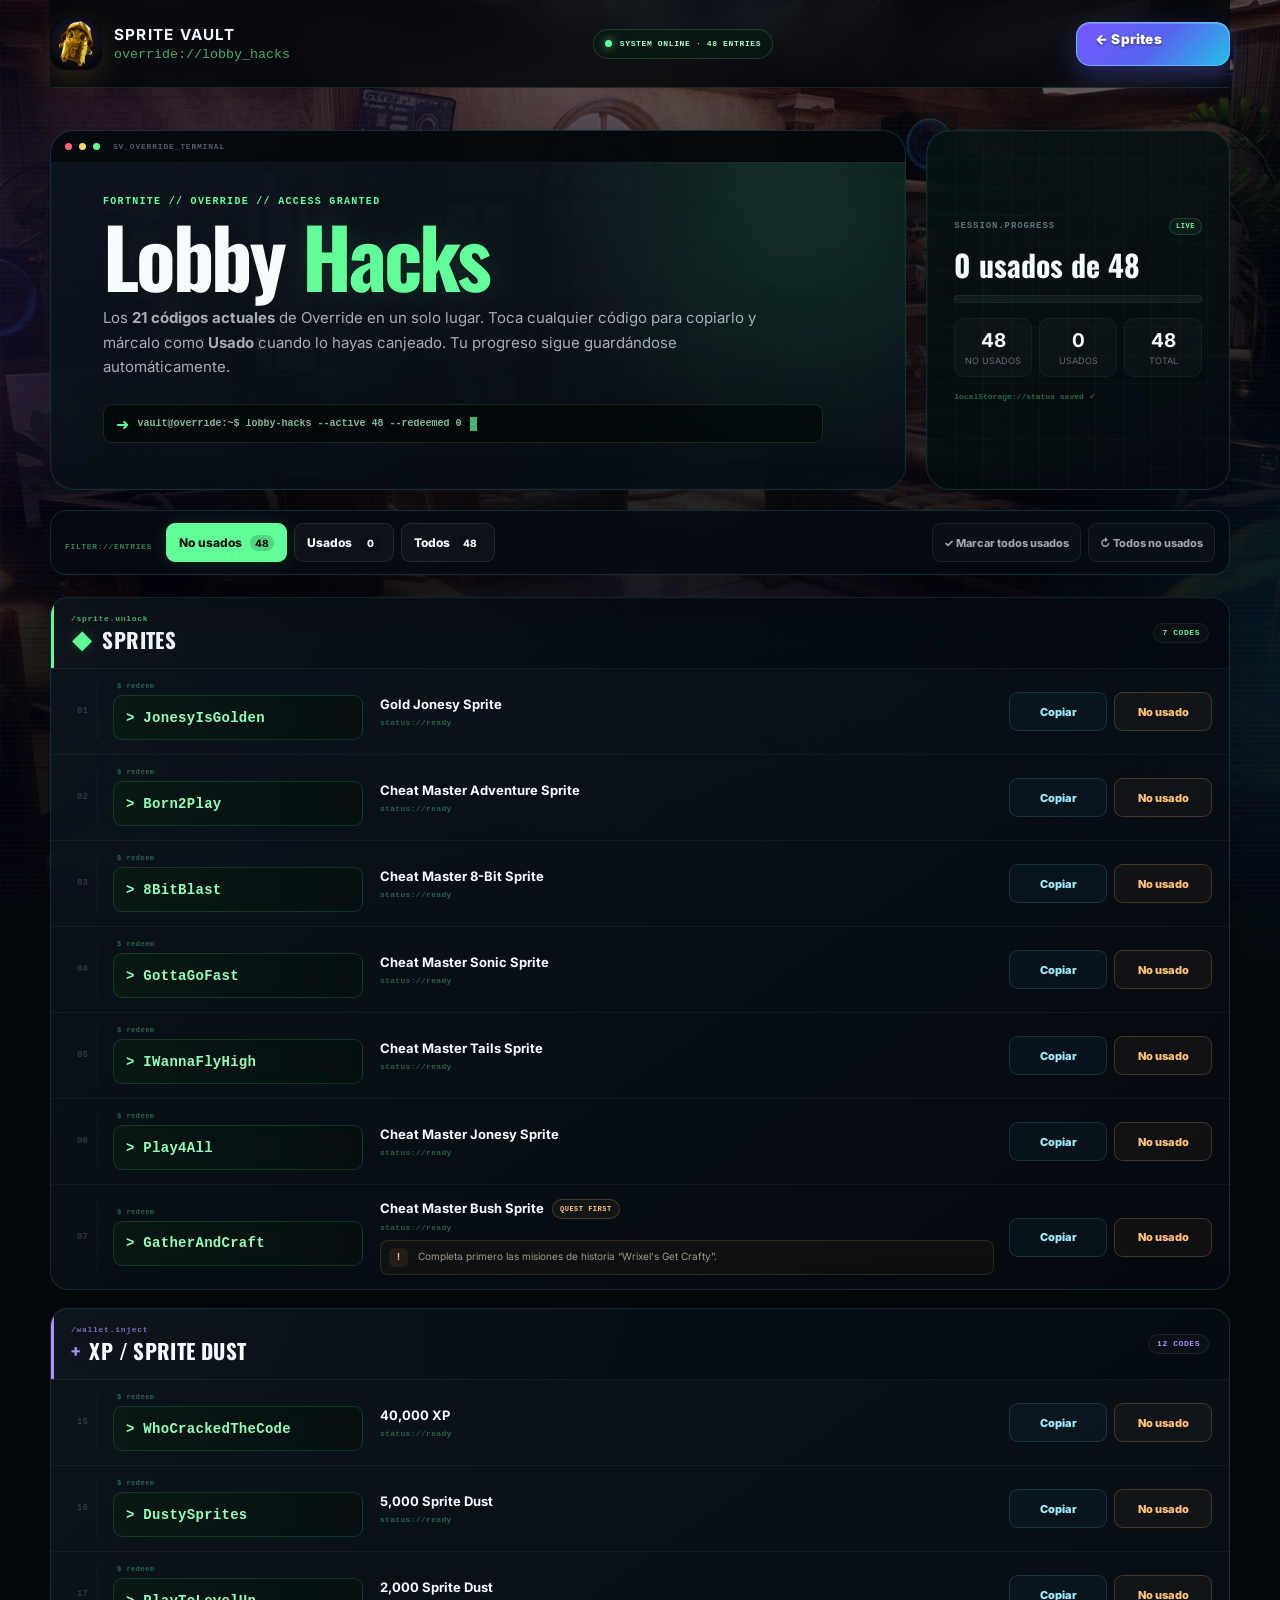
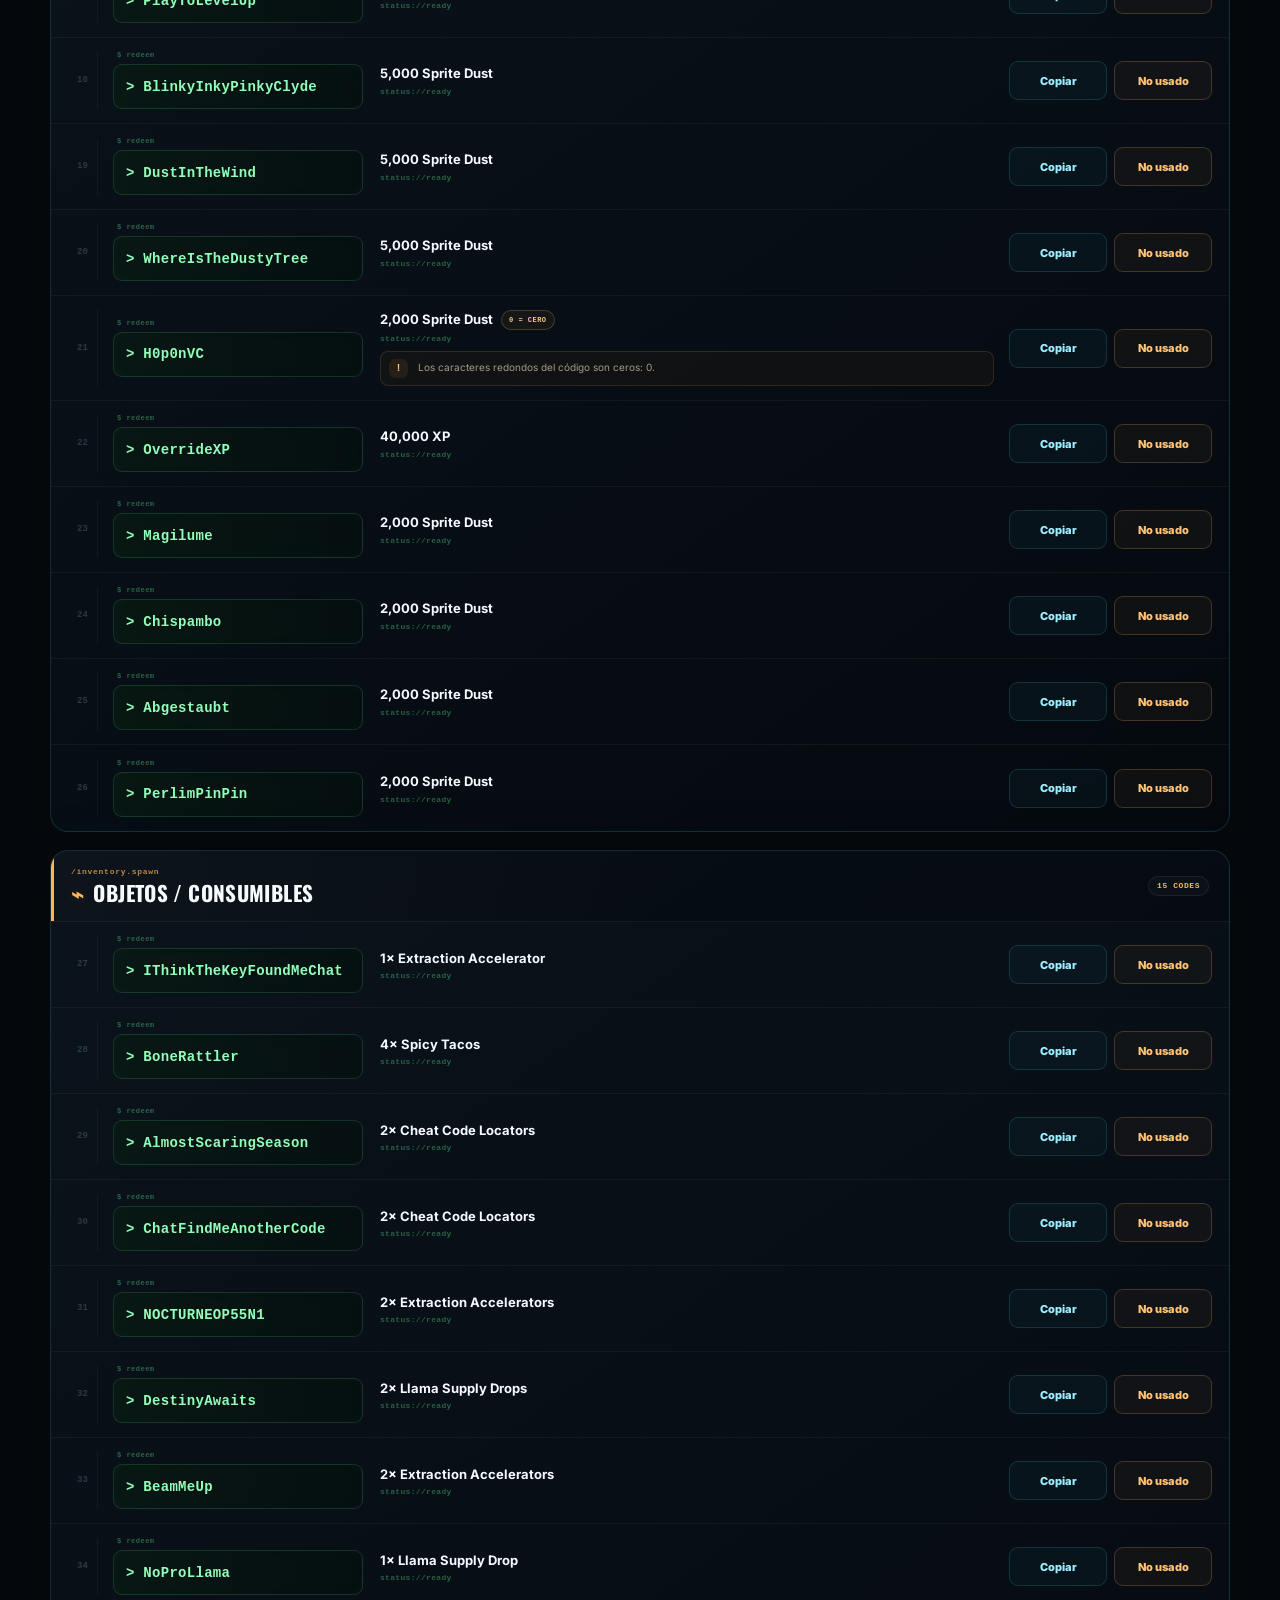
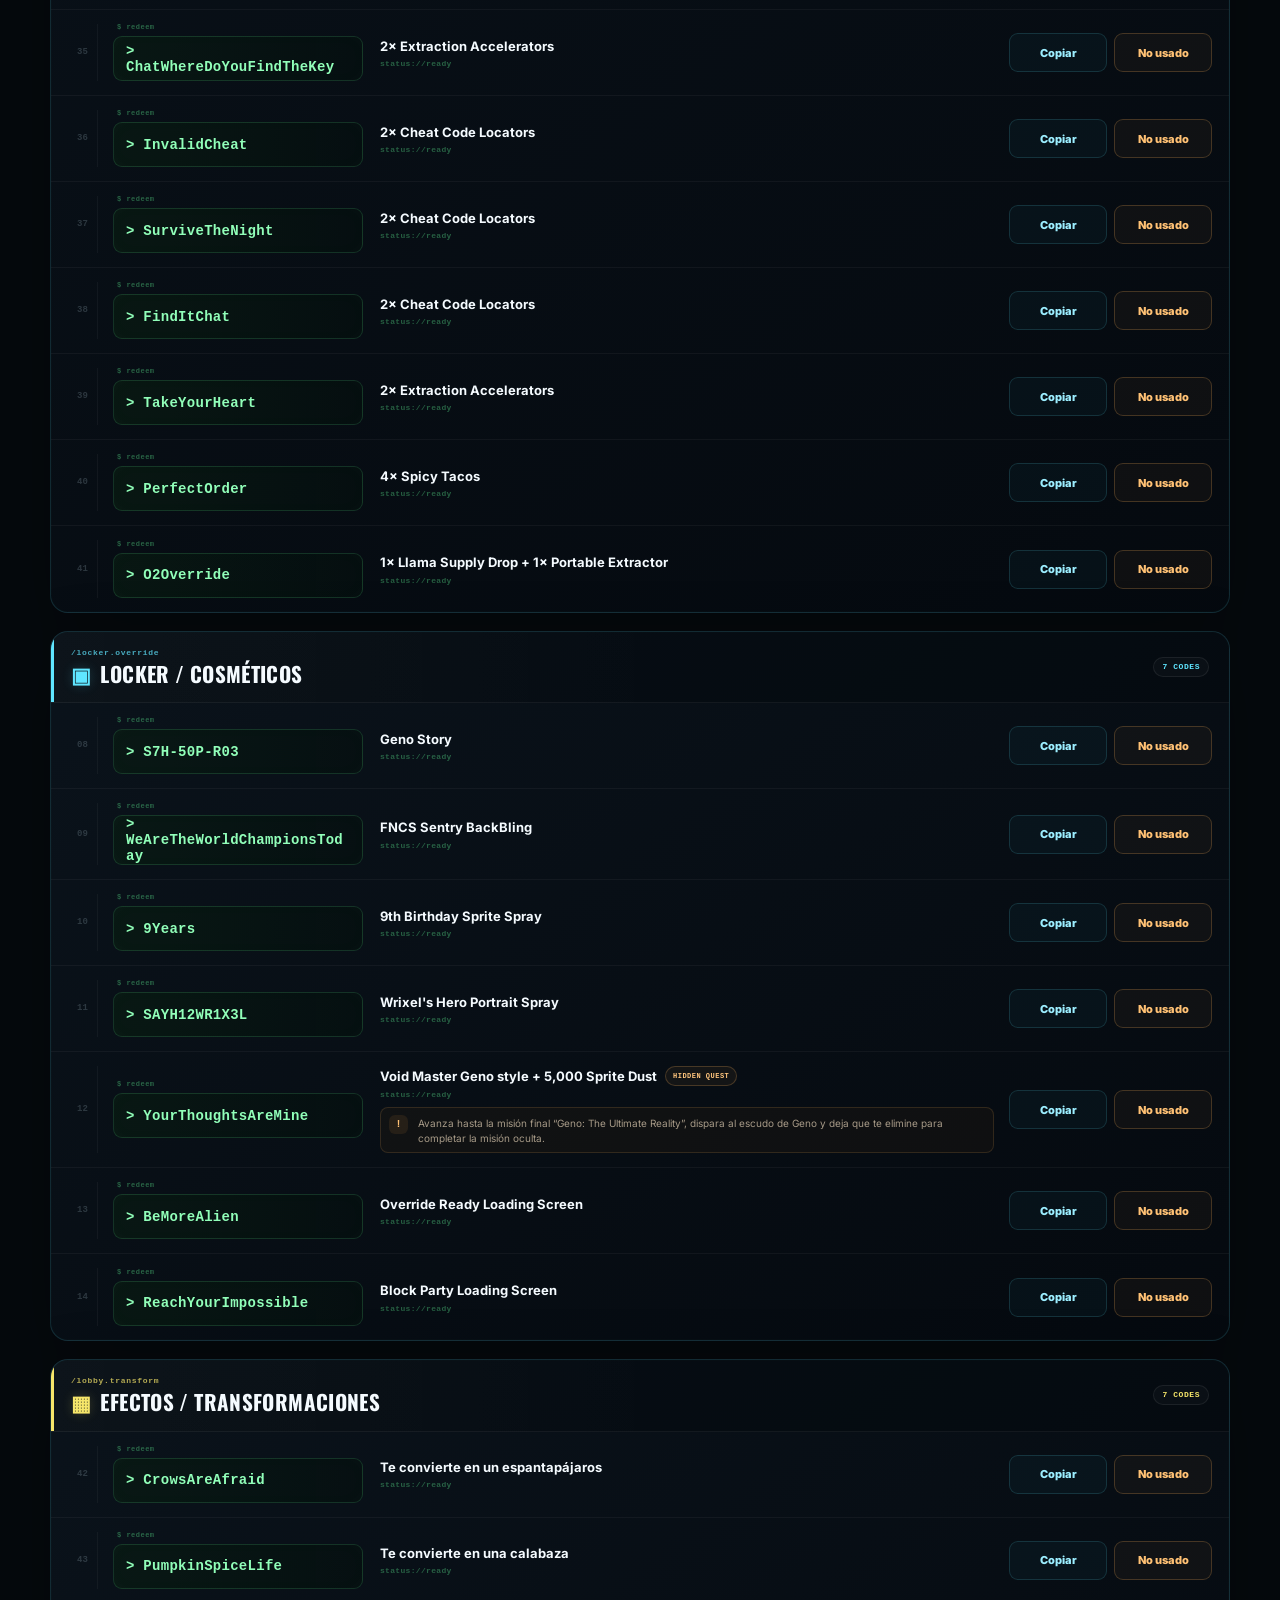
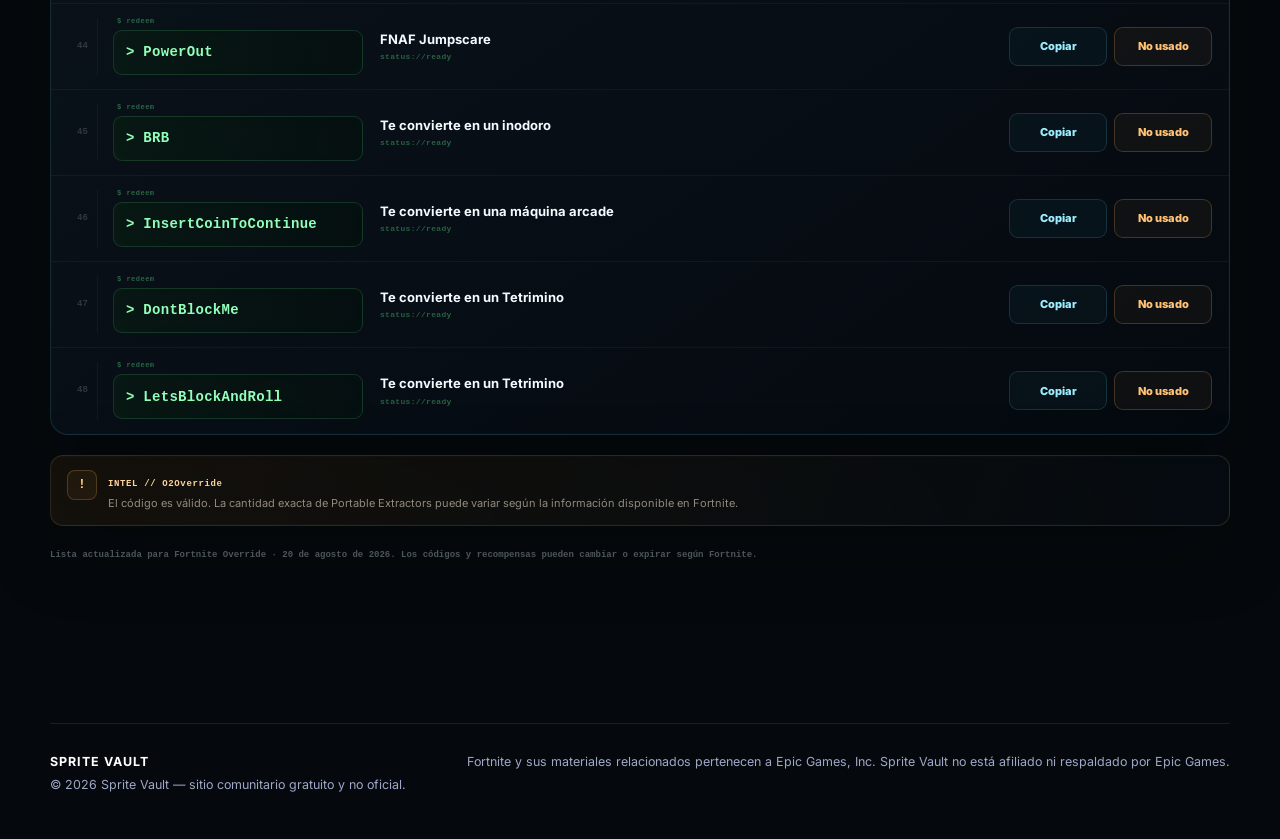
<file: codes.html>
<!DOCTYPE html>
<html lang="es">
<head>
  <meta charset="UTF-8" />
  <meta name="viewport" content="width=device-width, initial-scale=1.0" />
  <meta name="theme-color" content="#050a0d" />
  <meta name="description" content="Los 21 códigos actuales de Fortnite Override Lobby Hacks en Sprite Vault." />
  <title>Lobby Hacks | Sprite Vault</title>
  <link rel="preconnect" href="https://fonts.googleapis.com">
  <link rel="preconnect" href="https://fonts.gstatic.com" crossorigin>
  <link href="https://fonts.googleapis.com/css2?family=Inter:wght@400;500;600;700;800;900&family=Oswald:wght@500;700;900&display=swap" rel="stylesheet">
  <link rel="stylesheet" href="styles.css?v=12.0" />
  <link rel="stylesheet" href="codes.css?v=13.6.0" />
</head>
<body class="lobby-hacks-page">
  <div class="page-backdrop" aria-hidden="true"></div>
  <div class="lobby-code-grid" aria-hidden="true"></div>
  <div class="ambient ambient-one"></div>
  <div class="ambient ambient-two"></div>

  <header class="site-header lobby-site-header">
    <a class="brand" href="index.html" aria-label="Volver al rastreador de Sprite Vault">
      <span class="brand-mark"><img src="images/sprite-vault-logo.png" alt="" /></span>
      <span>
        <strong>SPRITE VAULT</strong>
        <small>override://lobby_hacks</small>
      </span>
    </a>

    <div class="lobby-system-pill"><i></i><span id="hackSystemStatus">SYSTEM ONLINE · 21 ENTRIES</span></div>

    <div class="header-actions">
      <a class="button header-share-button lobby-back-link" href="index.html">← Sprites</a>
    </div>
  </header>

  <main class="lobby-shell">
    <section class="lobby-hero">
      <div class="lobby-hero-copy">
        <div class="terminal-window-bar" aria-hidden="true">
          <span></span><span></span><span></span>
          <code>SV_OVERRIDE_TERMINAL</code>
        </div>
        <span class="lobby-kicker">FORTNITE // OVERRIDE // ACCESS GRANTED</span>
        <h1>Lobby <em>Hacks</em></h1>
        <p>Los <b>21 códigos actuales</b> de Override en un solo lugar. Toca cualquier código para copiarlo y márcalo como <b>Usado</b> cuando lo hayas canjeado. Tu progreso sigue guardándose automáticamente.</p>
        <div class="lobby-command-line"><span>➜</span><code id="hackCommandLine">vault@override:~$ lobby-hacks --active 21 --redeemed 0</code><b class="terminal-cursor" aria-hidden="true"></b></div>
      </div>

      <aside class="lobby-progress-card" aria-label="Progreso de códigos">
        <div class="progress-terminal-label"><span>SESSION.PROGRESS</span><b>LIVE</b></div>
        <strong id="hackProgressText">0 usados de 21</strong>
        <div class="hack-progress-track"><div class="hack-progress-fill" id="hackProgressFill"></div></div>
        <div class="lobby-mini-stats">
          <div><b id="hackUnusedCount">21</b><span>No usados</span></div>
          <div><b id="hackUsedCount">0</b><span>Usados</span></div>
          <div><b id="hackTotalCount">21</b><span>Total</span></div>
        </div>
        <small class="progress-save-note">localStorage://status saved ✓</small>
      </aside>
    </section>

    <section class="lobby-toolbar" aria-label="Filtros de códigos">
      <div class="toolbar-terminal-label"><span>FILTER://ENTRIES</span></div>
      <div class="hack-filter-tabs" id="hackFilters">
        <button type="button" data-filter="unused">No usados <span id="filterUnusedCount">21</span></button>
        <button type="button" data-filter="used">Usados <span id="filterUsedCount">0</span></button>
        <button type="button" data-filter="all">Todos <span id="filterAllCount">21</span></button>
      </div>

      <div class="hack-bulk-actions">
        <button type="button" id="markAllUsed">✓ Marcar todos usados</button>
        <button type="button" id="markAllUnused">↻ Todos no usados</button>
      </div>
    </section>

    <section id="hackList" aria-live="polite"></section>

    <aside class="lobby-intel-note">
      <span class="intel-icon">!</span>
      <div>
        <strong>INTEL // O2Override</strong>
        <p>El código es válido. La cantidad exacta de Portable Extractors puede variar según la información disponible en Fortnite.</p>
      </div>
    </aside>

    <p class="lobby-source-note">
      Lista actualizada para Fortnite Override · 20 de agosto de 2026. Los códigos y recompensas pueden cambiar o expirar según Fortnite.
    </p>
  </main>

  <footer>
    <div>
      <strong>SPRITE VAULT</strong>
      <span>© 2026 Sprite Vault — sitio comunitario gratuito y no oficial.</span>
    </div>
    <span>Fortnite y sus materiales relacionados pertenecen a Epic Games, Inc. Sprite Vault no está afiliado ni respaldado por Epic Games.</span>
  </footer>

  <script src="codes-data.js?v=13.6.1"></script>
  <script src="codes-app.js?v=13.6.0"></script>
</body>
</html>
</file>
<file: styles.css>
:root {
  --bg: #070913;
  --panel: rgba(18, 21, 39, .82);
  --panel-solid: #121527;
  --panel-light: #1a1f38;
  --text: #f5f7ff;
  --muted: #9fa8c7;
  --line: rgba(255,255,255,.09);
  --purple: #8b5cf6;
  --purple-light: #bda5ff;
  --cyan: #35d7ff;
  --green: #35e59b;
  --gold: #ffcc5c;
  --radius: 22px;
  --shadow: 0 20px 60px rgba(0,0,0,.35);
}
* { box-sizing: border-box; }
html { scroll-behavior: smooth; }
body {
  margin: 0; min-height: 100vh; color: var(--text);
  font-family: Inter, system-ui, sans-serif; overflow-x: hidden;
  background: var(--bg);
}
button, input, select { font: inherit; }
button, a { -webkit-tap-highlight-color: transparent; }

.page-backdrop {
  position: fixed;
  inset: 0;
  z-index: 0;
  pointer-events: none;
  background-image:
    linear-gradient(180deg, rgba(7,9,19,.56) 0%, rgba(7,9,19,.78) 42%, rgba(7,9,19,.94) 100%),
    radial-gradient(circle at 18% 18%, rgba(139,92,246,.17), transparent 32%),
    radial-gradient(circle at 84% 34%, rgba(53,215,255,.10), transparent 30%),
    url('images/vault-card-bg.webp');
  background-size: cover;
  background-position: center top;
  background-repeat: no-repeat;
  filter: saturate(.92) contrast(1.03);
}

.site-header,
.page-shell,
footer {
  position: relative;
  z-index: 2;
}

.ambient {
  position: fixed; width: 340px; height: 340px; border-radius: 50%;
  filter: blur(110px); opacity: .12; pointer-events: none; z-index: 1;
}
.ambient-one { background: var(--purple); top: 15%; left: -180px; }
.ambient-two { background: var(--cyan); right: -180px; top: 55%; }
.site-header {
  width: min(1180px, calc(100% - 32px)); margin: 0 auto; min-height: 88px;
  display: flex; align-items: center; justify-content: space-between; border-bottom: 1px solid var(--line);
}
.brand { display: flex; align-items: center; gap: 12px; text-decoration: none; color: var(--text); }
.brand-mark {
  display: grid;
  place-items: center;
  width: 52px;
  height: 52px;
  flex: 0 0 52px;
  border-radius: 16px;
  background: radial-gradient(circle at 50% 44%, rgba(255,211,85,.18), rgba(139,92,246,.08) 58%, transparent 72%);
  box-shadow: 0 8px 30px rgba(255,193,46,.16);
  overflow: hidden;
}
.brand-mark img {
  width: 94%;
  height: 94%;
  object-fit: contain;
  display: block;
  filter: drop-shadow(0 4px 8px rgba(0,0,0,.35));
}
.brand strong { display: block; letter-spacing: .08em; font-size: .95rem; }
.brand small { display: block; color: var(--muted); margin-top: 3px; }
.header-actions { display: flex; gap: 10px; }
.button { border: 1px solid transparent; border-radius: 12px; padding: 11px 16px; color: var(--text); text-decoration: none; cursor: pointer; font-weight: 700; }
.button-primary { background: linear-gradient(135deg, var(--purple), #6853e8); }
.button-ghost { background: rgba(255,255,255,.04); border-color: var(--line); }
.page-shell { width: min(1180px, calc(100% - 32px)); margin: 0 auto; }
.hero { min-height: 315px; display: flex; align-items: center; justify-content: space-between; gap: 60px; padding: 48px 4%; }
.hero-copy { max-width: 720px; }
.eyebrow { color: var(--cyan); font-weight: 800; letter-spacing: .14em; font-size: .72rem; text-transform: uppercase; }
.hero h1 { font-size: clamp(2.6rem, 6.4vw, 5rem); line-height: .98; letter-spacing: -.065em; margin: 16px 0 15px; max-width: 760px; }
.hero p { color: var(--muted); font-size: 1.02rem; line-height: 1.6; max-width: 560px; margin: 0; }
.hero-summary {
  display: inline-flex;
  align-items: center;
  margin-top: 18px;
  border: 1px solid var(--line);
  background: rgba(7,9,19,.44);
  color: #d7ddf4;
  border-radius: 999px;
  padding: 9px 13px;
  font-size: .78rem;
  font-weight: 700;
  backdrop-filter: blur(10px);
}
.stats-grid { display: grid; grid-template-columns: repeat(3, 1fr); gap: 16px; margin-bottom: 22px; }
.stat-card { background: var(--panel); border: 1px solid var(--line); border-radius: var(--radius); padding: 22px; backdrop-filter: blur(16px); box-shadow: var(--shadow); }
.stat-heading { display: flex; justify-content: space-between; align-items: center; }
.stat-heading span, .stat-card > span, .stat-highlight span { color: var(--muted); }
.stat-heading strong { font-size: 1.15rem; }
.progress-track { height: 9px; border-radius: 99px; background: rgba(255,255,255,.08); overflow: hidden; margin: 18px 0 12px; }
.progress-fill { height: 100%; width: 0; border-radius: inherit; background: linear-gradient(90deg, var(--purple), var(--cyan)); transition: width .35s ease; }
.progress-fill.mastery { background: linear-gradient(90deg, #f7b84b, #ffe58b); }
.stat-card small { color: var(--muted); }
.stat-highlight { display: flex; align-items: center; gap: 18px; }
.stat-highlight strong { display: block; font-size: 1.55rem; margin: 5px 0; }
.stat-icon { display: grid; place-items: center; min-width: 60px; height: 60px; border-radius: 18px; background: rgba(53,215,255,.1); color: var(--cyan) !important; font-size: 2rem; }
.control-panel {
  background: rgba(15,18,34,.9); border: 1px solid var(--line); border-radius: var(--radius); padding: 18px;
  position: sticky; top: 12px; z-index: 5; backdrop-filter: blur(20px); box-shadow: var(--shadow);
}
.search-wrap { display: flex; align-items: center; gap: 12px; background: rgba(255,255,255,.04); border: 1px solid var(--line); border-radius: 14px; padding: 0 15px; margin-bottom: 15px; }
.search-wrap span { color: var(--muted); font-size: 1.5rem; }
.search-wrap input { width: 100%; height: 50px; border: 0; outline: 0; background: transparent; color: var(--text); }
.search-wrap input::placeholder { color: #777f9d; }
.filters { display: flex; align-items: end; flex-wrap: wrap; gap: 16px; }
.filter-group { display: grid; gap: 7px; }
.filter-label { color: var(--muted); font-size: .72rem; font-weight: 800; text-transform: uppercase; letter-spacing: .08em; }
.segmented { display: flex; gap: 4px; background: rgba(255,255,255,.04); padding: 4px; border-radius: 12px; max-width: 100%; overflow-x: auto; scrollbar-width: thin; }
.segmented button { border: 0; border-radius: 9px; padding: 8px 10px; color: var(--muted); background: transparent; cursor: pointer; font-weight: 700; display: inline-flex; align-items: center; gap: 6px; white-space: nowrap; }
.segmented button span { min-width: 22px; padding: 2px 6px; border-radius: 999px; background: rgba(255,255,255,.08); color: #cbd2ea; font-size: .68rem; line-height: 1.35; text-align: center; }
.segmented button.active span { background: rgba(139,92,246,.24); color: white; }
.segmented button.active { background: var(--panel-light); color: white; }
select { min-width: 170px; height: 40px; color: white; background: var(--panel-light); border: 1px solid var(--line); border-radius: 10px; padding: 0 12px; outline: 0; }
.toggle { display: flex; align-items: center; gap: 9px; color: var(--muted); cursor: pointer; margin: 0 0 7px auto; font-size: .9rem; }
.toggle input { display: none; }
.toggle-ui { width: 42px; height: 24px; background: #353a50; border-radius: 99px; position: relative; }
.toggle-ui::after { content: ""; position: absolute; width: 18px; height: 18px; top: 3px; left: 3px; border-radius: 50%; background: white; transition: transform .2s ease; }
.toggle input:checked + .toggle-ui { background: var(--purple); }
.toggle input:checked + .toggle-ui::after { transform: translateX(18px); }
.results-heading { display: flex; justify-content: space-between; align-items: end; margin: 52px 0 20px; }
.results-heading h2 { margin: 8px 0 0; font-size: 2rem; letter-spacing: -.04em; }
.result-count { color: var(--muted); }
.theme-section { margin-bottom: 42px; }
.theme-header { display: flex; align-items: center; gap: 12px; margin: 0 0 16px; color: var(--text); font-size: 1.2rem; }
.theme-header::after { content: ""; height: 1px; background: var(--line); flex: 1; }
.theme-header small { color: var(--muted); font-size: .8rem; font-weight: 500; }
.sprite-grid { display: grid; grid-template-columns: repeat(4, 1fr); gap: 16px; }
.sprite-card {
  --theme-accent: rgba(53,215,255,.35);
  --theme-overlay: linear-gradient(165deg, rgba(18,21,39,.32), rgba(18,21,39,.56));
  --theme-overlay-hover: linear-gradient(165deg, rgba(18,21,39,.16), rgba(18,21,39,.3));
  --theme-border: rgba(255,255,255,.09);
  --theme-shadow: rgba(0,0,0,.2);
  background: var(--panel);
  border: 1px solid var(--theme-border);
  border-radius: 20px;
  overflow: hidden;
  box-shadow: 0 14px 35px var(--theme-shadow);
  transition: transform .24s ease, border-color .24s ease, box-shadow .24s ease;
}
.sprite-card:hover {
  transform: translateY(-6px);
  border-color: color-mix(in srgb, var(--theme-accent) 70%, white 20%);
  box-shadow: 0 18px 40px color-mix(in srgb, var(--theme-accent) 26%, rgba(0,0,0,.45));
}
.sprite-card.is-owned { border-color: color-mix(in srgb, var(--theme-accent) 55%, rgba(53,229,155,.5)); }
.sprite-visual {
  height: 250px;
  display: grid;
  place-items: center;
  position: relative;
  overflow: hidden;
  isolation: isolate;
  background: #0e1121;
}

/* The page uses the room image. Each Sprite card keeps only its own theme tint. */
.sprite-visual::before {
  content: "";
  position: absolute;
  inset: 0;
  z-index: -2;
  background:
    radial-gradient(circle at 50% 35%, color-mix(in srgb, var(--theme-accent) 66%, transparent) 0%, transparent 52%),
    linear-gradient(150deg, color-mix(in srgb, var(--theme-accent) 26%, #151a31), #0e1121 72%);
  opacity: .95;
  transition: opacity .28s ease, transform .28s ease, filter .28s ease;
}

.sprite-visual::after {
  content: "";
  position: absolute;
  inset: 0;
  z-index: -1;
  background:
    linear-gradient(125deg, rgba(255,255,255,.07), transparent 32%),
    var(--theme-overlay);
  opacity: .72;
  transition: opacity .28s ease, background .28s ease;
}

.sprite-card:hover .sprite-visual::before {
  opacity: 1;
  transform: scale(1.04);
  filter: saturate(1.18) brightness(1.08);
}

.sprite-card:hover .sprite-visual::after {
  background:
    linear-gradient(125deg, rgba(255,255,255,.12), transparent 34%),
    var(--theme-overlay-hover);
  opacity: .48;
}
.sprite-image {
  width: 90%; height: 90%; object-fit: contain; position: relative; z-index: 1;
  filter: drop-shadow(0 16px 18px rgba(0,0,0,.45)); transition: transform .25s ease;
}
.sprite-card:hover .sprite-image { transform: scale(1.06); }
.image-fallback { display: none; font-size: 4rem; color: var(--purple-light); position: relative; z-index: 1; }
.sprite-image.image-error { display: none; }
.sprite-image.image-error + .image-fallback { display: block; }
.sprite-rarity {
  position: absolute; z-index: 2; top: 12px; left: 12px; border-radius: 99px;
  background: rgba(7,9,19,.72); border: 1px solid color-mix(in srgb, var(--theme-accent) 40%, rgba(255,255,255,.09));
  padding: 6px 10px; font-size: .68rem; font-weight: 800; text-transform: uppercase; backdrop-filter: blur(10px);
}
.sprite-info { padding: 17px; }
.sprite-title-row { display: flex; justify-content: space-between; gap: 10px; min-height: 82px; }
.sprite-title-row > div { flex: 1; min-width: 0; }
.sprite-theme { color: color-mix(in srgb, var(--theme-accent) 70%, white 35%); font-size: .68rem; font-weight: 800; text-transform: uppercase; letter-spacing: .09em; }
.sprite-name { margin: 6px 0 3px; font-size: 1.07rem; line-height: 1.2; }
.sprite-secondary-row {
  display: flex;
  align-items: baseline;
  justify-content: space-between;
  gap: 10px;
  min-width: 0;
}
.sprite-original-name,
.sprite-find-rate {
  color: #727b99;
  font-size: .7rem;
  font-weight: 600;
  line-height: 1.3;
}
.sprite-original-name { min-width: 0; overflow: hidden; text-overflow: ellipsis; white-space: nowrap; }
.sprite-find-rate { flex: 0 0 auto; text-align: right; }
.favorite-button { border: 0; background: transparent; color: #78809e; font-size: 1.6rem; cursor: pointer; align-self: start; }
.favorite-button.active { color: var(--gold); }
.sprite-actions { display: grid; grid-template-columns: 1fr 1fr; gap: 8px; margin-top: 14px; }
.sprite-actions button { border: 1px solid var(--line); border-radius: 10px; padding: 9px 6px; cursor: pointer; color: var(--muted); background: rgba(255,255,255,.04); font-size: .76rem; font-weight: 800; }
.collection-button.active { color: #07130e; background: var(--green); border-color: var(--green); }
.mastery-button.active { color: #201500; background: var(--gold); border-color: var(--gold); }
.mastery-button:disabled { opacity: .35; cursor: not-allowed; }
.empty-state { text-align: center; padding: 90px 20px; color: var(--muted); }
.empty-state span { font-size: 4rem; color: var(--purple-light); }
.empty-state h3 { color: white; margin-bottom: 8px; }
dialog { border: 0; padding: 0; border-radius: 22px; color: var(--text); background: transparent; width: min(520px, calc(100% - 28px)); }
dialog::backdrop { background: rgba(2,3,9,.78); backdrop-filter: blur(8px); }
.dialog-card { position: relative; background: #13172b; border: 1px solid var(--line); border-radius: 22px; padding: 28px; }
.dialog-card h2 { margin-bottom: 8px; }
.dialog-card p { color: var(--muted); line-height: 1.6; }
.dialog-close {
  position: absolute;
  z-index: 40;
  right: 14px;
  top: 12px;
  width: 40px;
  height: 40px;
  display: grid;
  place-items: center;
  border: 1px solid rgba(255,255,255,.11);
  border-radius: 50%;
  background: rgba(7,9,19,.72);
  color: white;
  font-size: 1.45rem;
  line-height: 1;
  cursor: pointer;
  backdrop-filter: blur(12px);
}
.share-box { display: flex; gap: 8px; margin-top: 18px; }
.share-box input { min-width: 0; flex: 1; border: 1px solid var(--line); border-radius: 10px; background: #0b0e1c; color: var(--muted); padding: 11px; }
.share-box button { border: 0; border-radius: 10px; background: var(--purple); color: white; padding: 0 16px; font-weight: 800; cursor: pointer; }
#copyStatus { display: block; min-height: 18px; margin-top: 10px; color: var(--green); }
footer { width: min(1180px, calc(100% - 32px)); margin: 70px auto 0; border-top: 1px solid var(--line); padding: 28px 0 45px; display: flex; justify-content: space-between; gap: 30px; color: var(--muted); font-size: .78rem; line-height: 1.6; }
footer div { display: grid; gap: 3px; }
footer strong { color: white; letter-spacing: .08em; }
@media (max-width: 1050px) { .sprite-grid { grid-template-columns: repeat(3, 1fr); } }
@media (max-width: 820px) {
  .hero { padding-inline: 0; }
  .stats-grid { grid-template-columns: 1fr 1fr; } .stat-highlight { grid-column: 1 / -1; }
  .sprite-grid { grid-template-columns: repeat(2, 1fr); } .toggle { margin-left: 0; }
}
@media (max-width: 620px) {
  .brand-mark { width: 46px; height: 46px; flex-basis: 46px; }
  .page-backdrop {
    background-position: 53% top;
    background-image:
      linear-gradient(180deg, rgba(7,9,19,.58) 0%, rgba(7,9,19,.82) 40%, rgba(7,9,19,.96) 100%),
      radial-gradient(circle at 20% 16%, rgba(139,92,246,.15), transparent 34%),
      url('images/vault-card-bg.webp');
  }
  .site-header { min-height: 76px; } .brand small { display: none; }
  .header-actions {
    gap: 6px;
  }
  .header-actions .button-ghost {
    display: inline-flex;
    align-items: center;
    justify-content: center;
    padding: 9px 10px;
    font-size: .72rem;
    line-height: 1.1;
    text-align: center;
  }
  .header-actions .button-primary {
    padding: 9px 10px;
    font-size: .72rem;
    line-height: 1.1;
    text-align: center;
  }
  .hero { min-height: auto; padding: 40px 0 32px; } .hero h1 { font-size: 2.75rem; }
  .stats-grid { grid-template-columns: 1fr; } .stat-highlight { grid-column: auto; }
  .control-panel {
    position: static;
    top: auto;
    z-index: auto;
  }
  .segmented { width: 100%; overflow-x: auto; }
  .segmented button { flex: 1 0 auto; } .filters, .filter-group { width: 100%; } select { width: 100%; }
  .sprite-grid { grid-template-columns: 1fr 1fr; gap: 10px; }
  .sprite-visual { height: 180px; } .sprite-info { padding: 13px; }
  .sprite-title-row { min-height: 91px; } .sprite-name { font-size: .95rem; }
  .sprite-actions { grid-template-columns: 1fr; }
  .results-heading { margin-top: 38px; } .result-count { display: none; }
  footer { flex-direction: column; gap: 8px; } .share-box { flex-direction: column; } .share-box button { padding: 11px; }
}
@media (max-width: 390px) { .sprite-grid { grid-template-columns: 1fr; } .sprite-visual { height: 230px; } }


/* ===== V9: progress, profile sharing, mobile controls and details ===== */
.progress-overview {
  display: grid;
  grid-template-columns: minmax(300px, .88fr) 1.5fr;
  gap: 16px;
  margin-bottom: 22px;
}
.progress-circle-card {
  display: flex;
  align-items: center;
  gap: 22px;
  min-height: 100%;
  padding: 24px;
  background: rgba(18,21,39,.82);
  border: 1px solid var(--line);
  border-radius: var(--radius);
  backdrop-filter: blur(16px);
  box-shadow: var(--shadow);
}
.progress-ring {
  --progress: 0;
  width: 132px;
  aspect-ratio: 1;
  flex: 0 0 132px;
  display: grid;
  place-items: center;
  border-radius: 50%;
  background:
    radial-gradient(circle at center, #11152a 58%, transparent 60%),
    conic-gradient(var(--cyan) calc(var(--progress) * 1%), rgba(255,255,255,.08) 0);
  box-shadow: 0 0 34px rgba(53,215,255,.13);
}
.progress-ring-inner {
  width: 96px;
  aspect-ratio: 1;
  display: grid;
  place-content: center;
  text-align: center;
  border-radius: 50%;
  background: rgba(8,11,23,.9);
  border: 1px solid rgba(255,255,255,.08);
}
.progress-ring-inner strong { font-size: 1.65rem; letter-spacing: -.04em; }
.progress-ring-inner span { color: var(--muted); font-size: .7rem; margin-top: 2px; }
.progress-circle-copy h2 { margin: 8px 0 7px; font-size: 1.45rem; letter-spacing: -.035em; }
.progress-circle-copy p { color: var(--muted); margin: 0; line-height: 1.5; }
.compact-stats { margin: 0; }
.compact-stats .stat-card { box-shadow: none; }

.reset-filters {
  align-self: end;
  min-height: 40px;
  margin: 0 0 0 auto;
  padding: 8px 12px;
  border: 1px solid var(--line);
  border-radius: 10px;
  background: rgba(255,255,255,.045);
  color: #c5cce4;
  cursor: pointer;
  font-weight: 750;
  white-space: nowrap;
}
.reset-filters:hover { color: white; border-color: rgba(189,165,255,.35); }

.sprite-visual { cursor: pointer; }
.new-badge {
  position: absolute;
  z-index: 3;
  top: 12px;
  right: 12px;
  padding: 6px 9px;
  border-radius: 999px;
  background: linear-gradient(135deg,#35e59b,#35d7ff);
  color: #061510;
  font-size: .65rem;
  font-weight: 900;
  letter-spacing: .055em;
  text-transform: uppercase;
  box-shadow: 0 6px 20px rgba(53,229,155,.22);
}
.view-detail-hint {
  position: absolute;
  z-index: 3;
  left: 50%;
  bottom: 12px;
  translate: -50% 8px;
  opacity: 0;
  padding: 7px 11px;
  border: 1px solid rgba(255,255,255,.13);
  border-radius: 999px;
  background: rgba(7,9,19,.7);
  color: white;
  font-size: .7rem;
  font-weight: 800;
  backdrop-filter: blur(10px);
  transition: opacity .2s ease, translate .2s ease;
}
.sprite-card:hover .view-detail-hint { opacity: 1; translate: -50% 0; }

.sprite-dialog { width: min(880px, calc(100% - 24px)); }
.sprite-detail-card {
  display: grid;
  grid-template-columns: minmax(260px, .9fr) 1.1fr;
  padding: 0;
  overflow: hidden;
}
.sprite-detail-visual {
  --theme-accent: rgba(53,215,255,.7);
  min-height: 510px;
  position: relative;
  display: grid;
  place-items: center;
  background:
    radial-gradient(circle at 50% 35%, color-mix(in srgb,var(--theme-accent) 62%,transparent), transparent 52%),
    linear-gradient(145deg,#151a31,#0e1121);
  overflow: hidden;
}
.sprite-detail-visual::before {
  content:"";
  position:absolute;
  inset:0;
  background: var(--theme-overlay);
  opacity:.56;
}
.sprite-detail-visual img {
  position: relative;
  z-index: 1;
  width: 92%;
  height: 88%;
  object-fit: contain;
  filter: drop-shadow(0 22px 24px rgba(0,0,0,.48));
}
.detail-new { top: 18px; right: 18px; }
.sprite-detail-content { padding: 40px 34px 32px; }
.sprite-detail-content h2 { font-size: 2rem; margin: 8px 0 5px; letter-spacing: -.045em; }
.detail-secondary-row {
  display: flex;
  align-items: flex-start;
  justify-content: space-between;
  gap: 18px;
  margin: 0 0 24px;
}
#detailOriginalName,
.detail-find-rate > strong {
  color: var(--muted);
  font-size: .86rem;
  font-weight: 650;
  line-height: 1.35;
}
.detail-find-rate {
  display: grid;
  justify-items: end;
  gap: 3px;
  max-width: 190px;
  text-align: right;
}
.detail-find-rate small {
  color: #7f88a4;
  font-size: .61rem;
  line-height: 1.25;
}
.detail-rarity-card {
  padding: 15px;
  border: 1px solid var(--line);
  border-radius: 14px;
  background: rgba(255,255,255,.035);
}
.detail-rarity-card span { display:block; color:var(--muted); font-size:.72rem; margin-bottom:6px; }
.detail-rarity-card strong { font-size:1.04rem; }
.rarity-explanation {
  margin-top: 14px;
  padding: 14px;
  border-left: 3px solid var(--cyan);
  background: rgba(53,215,255,.055);
  color: #dce4fa;
  line-height: 1.55;
  font-size: .86rem;
}
.rarity-source { display:block; color:#7f88a4; line-height:1.5; margin-top:10px; }
.detail-ability-card {
  margin-top: 14px;
  padding: 16px;
  border: 1px solid color-mix(in srgb,var(--theme-accent) 34%,var(--line));
  border-radius: 14px;
  background: linear-gradient(145deg,rgba(255,255,255,.055),rgba(255,255,255,.025));
  box-shadow: inset 0 1px 0 rgba(255,255,255,.045);
}
.detail-card-label {
  display: block;
  margin-bottom: 8px;
  color: var(--theme-accent);
  font-size: .72rem;
  font-weight: 900;
  letter-spacing: .09em;
  text-transform: uppercase;
}
#detailAbility,
.detail-variant-bonus p {
  margin: 0;
  color: #eef3ff;
  font-size: .9rem;
  line-height: 1.55;
}
.detail-variant-bonus {
  margin-top: 13px;
  padding-top: 13px;
  border-top: 1px solid rgba(255,255,255,.09);
}
.detail-variant-bonus strong {
  display: block;
  margin-bottom: 5px;
  color: #b8c4e2;
  font-size: .74rem;
}
.detail-variant-bonus p { color: #dce5fb; font-size: .84rem; }
.detail-actions { display:grid; grid-template-columns:1fr 1fr; gap:9px; margin-top:26px; }
.detail-actions button {
  min-height: 44px;
  border:1px solid var(--line);
  border-radius:11px;
  color:var(--muted);
  background:rgba(255,255,255,.045);
  cursor:pointer;
  font-weight:800;
}
.detail-actions button.active:first-child { background:var(--green); border-color:var(--green); color:#07130e; }
.detail-actions button.active:last-child { background:var(--gold); border-color:var(--gold); color:#201500; }
.detail-actions button:disabled { opacity:.42; cursor:not-allowed; }

.public-view .collection-button,
.public-view .mastery-button { cursor:not-allowed; }
.public-view .favorite-button { visibility:hidden; }

@media (max-width: 920px) {
  .progress-overview { grid-template-columns:1fr; }
  .compact-stats { grid-template-columns:repeat(3,1fr); }
  .compact-stats .stat-highlight { grid-column:auto; }
}
@media (max-width: 700px) {
  .control-panel .filters {
    display:grid;
    grid-template-columns:1fr;
    gap:12px;
  }
  .control-panel .filter-group { min-width:0; }
  .segmented {
    display:grid;
    grid-template-columns:repeat(2,minmax(0,1fr));
    overflow:visible;
    gap:6px;
    padding:6px;
  }
  .segmented button {
    justify-content:space-between;
    min-height:40px;
    padding:8px 10px;
  }
  .segmented button:first-child { grid-column:1 / -1; }
  .toggle { margin:0; min-height:40px; }
  .reset-filters { width:100%; margin:0; }
  .sprite-detail-card { grid-template-columns:1fr; max-height:88vh; overflow:auto; }
  .sprite-detail-visual { min-height:300px; }
  .sprite-detail-content { padding:28px 22px 24px; }
}
@media (max-width: 520px) {
  .progress-circle-card { align-items:center; padding:19px; gap:15px; }
  .progress-ring { width:104px; flex-basis:104px; }
  .progress-ring-inner { width:76px; }
  .progress-ring-inner strong { font-size:1.3rem; }
  .progress-circle-copy h2 { font-size:1.15rem; }
  .compact-stats { grid-template-columns:1fr; }
  .detail-actions { grid-template-columns:1fr; }
  .view-detail-hint { display:none; }
}


@media (max-width: 470px) {
  .site-header {
    gap: 8px;
  }

  .brand {
    min-width: 0;
  }

  .brand strong {
    font-size: .78rem;
  }

  .header-actions {
    flex: 1;
    justify-content: flex-end;
  }

  .header-actions .button {
    max-width: 104px;
    min-height: 38px;
    padding: 7px 8px;
    font-size: .66rem;
  }
}

@media (max-width: 370px) {
  .brand strong {
    display: none;
  }

  .brand-logo {
    width: 42px;
    height: 42px;
  }

  .header-actions .button {
    max-width: 112px;
  }
}


/* ===== V9.4: screenshot sharing and New group ===== */

.new-filter-button {
  color: #bdfbe3 !important;
}

.new-filter-button span {
  background: rgba(53,229,155,.13) !important;
  color: #bdfbe3 !important;
}

.new-filter-button.active {
  background: linear-gradient(135deg,rgba(53,229,155,.16),rgba(53,215,255,.13)) !important;
  box-shadow: inset 0 0 0 1px rgba(53,229,155,.14);
}

.new-group-summary {
  display: flex;
  align-items: center;
  justify-content: space-between;
  gap: 22px;
  margin-bottom: 18px;
  padding: 20px 22px;
  border: 1px solid rgba(53,229,155,.18);
  border-radius: 18px;
  background:
    linear-gradient(130deg,rgba(53,229,155,.07),rgba(53,215,255,.045)),
    rgba(18,21,39,.74);
}

.new-group-summary h3 {
  margin: 6px 0 4px;
  font-size: 1.6rem;
}

.new-group-summary p {
  margin: 0;
  color: var(--muted);
  line-height: 1.5;
}

.new-group-count {
  min-width: 112px;
  padding: 13px 16px;
  border-radius: 15px;
  background: rgba(7,9,19,.48);
  text-align: center;
}

.new-group-count strong,
.new-group-count span {
  display: block;
}

.new-group-count strong {
  color: #ff7894;
  font-size: 1.65rem;
}

.new-group-count span {
  margin-top: 3px;
  color: var(--muted);
  font-size: .72rem;
}

.sprite-card.new-filter-card { position: relative; }

.new-status-label {
  position: absolute;
  z-index: 5;
  left: 12px;
  bottom: 12px;
  padding: 5px 8px;
  border-radius: 999px;
  font-size: .62rem;
  font-weight: 900;
  letter-spacing: .05em;
}

.new-status-label.owned {
  background: rgba(53,229,155,.92);
  color: #06150f;
}

.new-status-label.missing {
  background: #ff5d7c;
  color: white;
}

.new-filter-card .view-detail-hint {
  display: none;
}

.sprite-card.new-missing-highlight .sprite-image {
  opacity: 1;
  filter: drop-shadow(0 16px 18px rgba(0,0,0,.45));
}

/* Full-page view made for mobile screenshots. */
.capture-page[hidden] {
  display: none;
}

body.capture-mode {
  min-height: 100vh;
  overflow-y: auto;
}

body.capture-mode > .site-header,
body.capture-mode > .page-shell,
body.capture-mode > footer,
body.capture-mode > dialog {
  display: none !important;
}

.capture-page {
  position: relative;
  z-index: 20;
  min-height: 100vh;
  padding: 18px 16px 48px;
}

.capture-toolbar {
  position: sticky;
  top: 10px;
  z-index: 30;
  width: min(1180px,100%);
  margin: 0 auto 16px;
  display: grid;
  grid-template-columns: auto 1fr auto;
  align-items: center;
  gap: 14px;
  padding: 12px;
  border: 1px solid rgba(255,255,255,.11);
  border-radius: 16px;
  background: rgba(10,13,28,.9);
  backdrop-filter: blur(18px);
  box-shadow: 0 12px 34px rgba(0,0,0,.3);
}

.capture-back {
  min-height: 40px;
  padding: 9px 12px;
  border: 1px solid var(--line);
  border-radius: 11px;
  background: rgba(255,255,255,.055);
  color: white;
  cursor: pointer;
  font-weight: 800;
}

.capture-toolbar-copy {
  display: grid;
  gap: 2px;
}

.capture-toolbar-copy strong {
  font-size: .9rem;
}

.capture-toolbar-copy span {
  color: var(--muted);
  font-size: .72rem;
}

.capture-view-buttons {
  display: flex;
  gap: 5px;
  padding: 4px;
  border-radius: 12px;
  background: rgba(255,255,255,.045);
}

.capture-view-buttons button {
  min-height: 36px;
  padding: 7px 11px;
  border: 0;
  border-radius: 9px;
  background: transparent;
  color: var(--muted);
  cursor: pointer;
  font-size: .75rem;
  font-weight: 800;
}

.capture-view-buttons button.active {
  background: var(--panel-light);
  color: white;
}

.capture-sheet {
  width: min(1180px,100%);
  margin: 0 auto;
  overflow: hidden;
  border: 1px solid rgba(189,165,255,.19);
  border-radius: 22px;
  background:
    linear-gradient(180deg,rgba(11,14,30,.86),rgba(7,9,19,.97)),
    url('images/vault-card-bg.webp') center top / cover fixed;
  box-shadow: 0 25px 80px rgba(0,0,0,.42);
}

.capture-sheet-header {
  display: flex;
  align-items: center;
  justify-content: space-between;
  gap: 24px;
  padding: 24px;
  border-bottom: 1px solid rgba(255,255,255,.08);
  background: rgba(7,9,19,.46);
}

.capture-sheet-brand {
  display: flex;
  align-items: center;
  gap: 12px;
}

.capture-sheet-brand img {
  width: 58px;
  height: 58px;
  object-fit: contain;
}

.capture-sheet-brand strong,
.capture-sheet-brand span {
  display: block;
}

.capture-sheet-brand strong {
  letter-spacing: .1em;
  font-size: .96rem;
}

.capture-sheet-brand span {
  margin-top: 4px;
  color: var(--muted);
  font-size: .76rem;
}

.capture-sheet-summary {
  display: grid;
  grid-template-columns: repeat(4,minmax(72px,1fr));
  gap: 8px;
}

.capture-sheet-summary div {
  min-width: 82px;
  padding: 10px 12px;
  border: 1px solid rgba(255,255,255,.075);
  border-radius: 12px;
  background: rgba(7,9,19,.55);
  text-align: center;
}

.capture-sheet-summary strong,
.capture-sheet-summary span {
  display: block;
}

.capture-sheet-summary strong {
  font-size: 1.08rem;
}

.capture-sheet-summary span {
  margin-top: 2px;
  color: var(--muted);
  font-size: .64rem;
}

.capture-legend {
  display: flex;
  flex-wrap: wrap;
  gap: 12px 18px;
  padding: 14px 24px;
  border-bottom: 1px solid rgba(255,255,255,.06);
  background: rgba(7,9,19,.32);
  color: #cbd3eb;
  font-size: .72rem;
}

.capture-legend span {
  display: inline-flex;
  align-items: center;
  gap: 6px;
}

.capture-legend i {
  width: 20px;
  height: 20px;
  display: grid;
  place-items: center;
  border-radius: 7px;
  font-style: normal;
  font-size: .66rem;
  font-weight: 900;
}

.legend-owned {
  background: var(--green);
  color: #06150f;
}

.legend-missing {
  background: #ff5d7c;
  color: white;
}

.legend-mastered {
  background: var(--gold);
  color: #251800;
}

.legend-new {
  background: var(--cyan);
  color: #00181e;
}

.capture-section-heading {
  display: flex;
  align-items: end;
  justify-content: space-between;
  gap: 20px;
  padding: 22px 24px 14px;
}

.capture-section-heading h1 {
  margin: 6px 0 0;
  font-size: 1.9rem;
  letter-spacing: -.045em;
}

.capture-section-heading > span {
  color: var(--muted);
  font-size: .78rem;
}

.capture-grid {
  display: grid;
  grid-template-columns: repeat(8,minmax(0,1fr));
  gap: 9px;
  padding: 10px 18px 24px;
}

.capture-sprite {
  --theme-accent: rgba(72,217,255,.72);
  position: relative;
  min-width: 0;
  overflow: hidden;
  border: 1px solid color-mix(in srgb,var(--theme-accent) 42%,rgba(255,255,255,.08));
  border-radius: 13px;
  background:
    radial-gradient(circle at 50% 28%,color-mix(in srgb,var(--theme-accent) 28%,transparent),transparent 55%),
    rgba(15,18,34,.88);
}

.capture-sprite-image {
  position: relative;
  aspect-ratio: 1;
  display: grid;
  place-items: center;
  overflow: hidden;
}

.capture-sprite-image img {
  width: 94%;
  height: 94%;
  object-fit: contain;
  filter: drop-shadow(0 7px 8px rgba(0,0,0,.36));
}

.capture-sprite > strong {
  height: 36px;
  display: -webkit-box;
  align-content: center;
  padding: 5px 6px 7px;
  overflow: hidden;
  color: #eef2ff;
  font-size: .64rem;
  line-height: 1.15;
  text-align: center;
  -webkit-line-clamp: 2;
  -webkit-box-orient: vertical;
}

.capture-sprite.is-owned::before,
.capture-sprite.is-missing::after {
  position: absolute;
  z-index: 5;
  top: 6px;
  left: 6px;
  min-width: 22px;
  height: 22px;
  display: grid;
  place-items: center;
  border-radius: 8px;
  font-size: .68rem;
  font-weight: 950;
}

.capture-sprite.is-owned::before {
  content: "✓";
  background: var(--green);
  color: #06150f;
}

.capture-sprite.is-missing {
  border: 2px solid rgba(255,93,124,.96);
  box-shadow:
    inset 0 0 0 1px rgba(255,93,124,.16),
    0 0 16px rgba(255,61,103,.15);
}

.capture-sprite.is-missing::after {
  content: "!";
  background: #ff5d7c;
  color: white;
}

.capture-sprite.is-missing .capture-sprite-image img {
  opacity: 1;
  filter: drop-shadow(0 7px 8px rgba(0,0,0,.36));
}

.capture-sprite.is-missing > strong {
  color: #ffffff;
}

.capture-new-badge {
  position: absolute;
  z-index: 4;
  right: 5px;
  top: 5px;
  padding: 3px 5px;
  border-radius: 999px;
  background: var(--cyan);
  color: #00171d;
  font-size: .46rem;
  font-weight: 950;
  text-transform: uppercase;
}

.capture-mastered-badge {
  position: absolute;
  z-index: 4;
  right: 5px;
  bottom: 5px;
  width: 22px;
  height: 22px;
  display: grid;
  place-items: center;
  border-radius: 8px;
  background: var(--gold);
  color: #241800;
  font-size: .72rem;
}

.capture-sheet-footer {
  display: flex;
  justify-content: space-between;
  gap: 20px;
  padding: 15px 24px 18px;
  border-top: 1px solid rgba(255,255,255,.07);
  color: #8e98b6;
  font-size: .7rem;
}

.capture-tip {
  width: min(1180px,100%);
  margin: 14px auto 0;
  color: #adb5ce;
  font-size: .76rem;
  text-align: center;
}

@media (max-width: 900px) {
  .capture-grid {
    grid-template-columns: repeat(6,minmax(0,1fr));
  }
}

@media (max-width: 700px) {
  .segmented button:first-child {
    grid-column: auto;
  }

  .segmented {
    grid-template-columns: repeat(2,minmax(0,1fr));
  }

  .segmented .new-filter-button {
    grid-column: auto;
  }

  .capture-page {
    padding: 8px 7px 34px;
  }

  .capture-toolbar {
    top: 5px;
    grid-template-columns: auto 1fr;
    gap: 8px;
    border-radius: 14px;
  }

  .capture-toolbar-copy span {
    display: none;
  }

  .capture-view-buttons {
    grid-column: 1 / -1;
    display: grid;
    grid-template-columns: 1fr 1fr;
  }

  .capture-sheet {
    border-radius: 15px;
  }

  .capture-sheet-header {
    align-items: flex-start;
    padding: 15px 13px 13px;
  }

  .capture-sheet-brand img {
    width: 43px;
    height: 43px;
  }

  .capture-sheet-brand strong {
    font-size: .77rem;
  }

  .capture-sheet-brand span {
    font-size: .62rem;
  }

  .capture-sheet-summary {
    grid-template-columns: repeat(2,minmax(58px,1fr));
    gap: 5px;
  }

  .capture-sheet-summary div {
    min-width: 0;
    padding: 7px 6px;
  }

  .capture-sheet-summary strong {
    font-size: .85rem;
  }

  .capture-sheet-summary span {
    font-size: .54rem;
  }

  .capture-legend {
    gap: 8px 12px;
    padding: 10px 12px;
    font-size: .6rem;
  }

  .capture-section-heading {
    padding: 15px 13px 8px;
  }

  .capture-section-heading h1 {
    font-size: 1.35rem;
  }

  .capture-grid {
    grid-template-columns: repeat(4,minmax(0,1fr));
    gap: 5px;
    padding: 7px 7px 15px;
  }

  .capture-sprite {
    border-radius: 9px;
  }

  .capture-sprite > strong {
    height: 31px;
    padding: 4px 3px 5px;
    font-size: .52rem;
  }

  .capture-sprite.is-owned::before,
  .capture-sprite.is-missing::after {
    top: 4px;
    left: 4px;
    min-width: 18px;
    height: 18px;
    border-radius: 6px;
    font-size: .55rem;
  }

  .capture-new-badge {
    right: 3px;
    top: 3px;
    padding: 2px 4px;
    font-size: .38rem;
  }

  .capture-mastered-badge {
    right: 3px;
    bottom: 3px;
    width: 18px;
    height: 18px;
    border-radius: 6px;
    font-size: .58rem;
  }

  .capture-sheet-footer {
    padding: 11px 12px 13px;
    font-size: .58rem;
  }

  .new-group-summary {
    align-items: flex-start;
    padding: 16px;
  }

  .new-group-count {
    min-width: 88px;
    padding: 10px;
  }
}

@media (max-width: 390px) {
  .capture-grid {
    grid-template-columns: repeat(4,minmax(0,1fr));
  }

  .capture-sheet-header {
    display: grid;
    grid-template-columns: 1fr;
  }

  .capture-sheet-summary {
    width: 100%;
    grid-template-columns: repeat(4,minmax(0,1fr));
  }

  .new-group-summary {
    display: grid;
    grid-template-columns: 1fr;
  }

  .new-group-count {
    width: 100%;
  }
}


/* ===== V9.5: animated 3D Sprite showcase ===== */

.sprite-showcase {
  --showcase-color: #46b8ff;
  --showcase-soft: rgba(70,184,255,.34);
  position: relative;
  flex: 0 0 290px;
  min-height: 300px;
  display: grid;
  justify-items: center;
  align-content: center;
  perspective: 900px;
  isolation: isolate;
}

.showcase-stage {
  position: relative;
  width: 242px;
  height: 226px;
  display: grid;
  place-items: center;
  transform-style: preserve-3d;
}

.showcase-glow {
  position: absolute;
  width: 178px;
  height: 178px;
  border-radius: 50%;
  background:
    radial-gradient(circle,
      color-mix(in srgb,var(--showcase-color) 72%,white 9%) 0%,
      var(--showcase-soft) 31%,
      transparent 72%);
  filter: blur(8px);
  opacity: .86;
  animation: showcaseGlow 3.8s ease-in-out infinite;
  transition: background .65s ease;
}

.showcase-glow::after {
  content: "";
  position: absolute;
  inset: 31%;
  border-radius: 50%;
  background: var(--showcase-color);
  filter: blur(22px);
  opacity: .4;
}

.showcase-ring {
  position: absolute;
  border: 1px solid color-mix(in srgb,var(--showcase-color) 52%,transparent);
  border-radius: 50%;
  opacity: .58;
  transition: border-color .6s ease;
}

.showcase-ring::after {
  content: "";
  position: absolute;
  width: 8px;
  height: 8px;
  border-radius: 50%;
  background: var(--showcase-color);
  box-shadow: 0 0 13px var(--showcase-color);
}

.showcase-ring-one {
  width: 208px;
  height: 112px;
  rotate: -18deg;
  animation: showcaseOrbitOne 12s linear infinite;
}

.showcase-ring-one::after {
  top: 8px;
  left: 35px;
}

.showcase-ring-two {
  width: 172px;
  height: 172px;
  rotate: 23deg;
  animation: showcaseOrbitTwo 15s linear infinite reverse;
}

.showcase-ring-two::after {
  right: 15px;
  bottom: 25px;
}

.showcase-model {
  position: relative;
  z-index: 3;
  width: 198px;
  height: 198px;
  display: grid;
  place-items: center;
  transform-style: preserve-3d;
  animation: showcaseRotate3d 7.5s ease-in-out infinite;
  transition:
    opacity .36s ease,
    scale .36s ease,
    filter .36s ease,
    transform .36s ease;
}

.showcase-model img {
  width: 100%;
  height: 100%;
  object-fit: contain;
  filter:
    drop-shadow(0 20px 18px rgba(0,0,0,.4))
    drop-shadow(0 0 14px var(--showcase-soft));
  transition: filter .65s ease;
}

.showcase-meta {
  position: relative;
  z-index: 5;
  min-width: 210px;
  display: grid;
  justify-items: center;
  gap: 4px;
  margin-top: -2px;
  padding: 12px 18px 13px;
  border: 1px solid color-mix(in srgb,var(--showcase-color) 32%,rgba(255,255,255,.08));
  border-radius: 16px;
  background: rgba(7,9,19,.52);
  backdrop-filter: blur(13px);
  box-shadow: 0 12px 28px rgba(0,0,0,.22);
  transition:
    opacity .3s ease,
    translate .3s ease,
    border-color .6s ease;
}

.showcase-kicker {
  color: color-mix(in srgb,var(--showcase-color) 72%,white);
  font-size: .62rem;
  font-weight: 850;
  letter-spacing: .115em;
  text-transform: uppercase;
}

.showcase-meta strong {
  max-width: 240px;
  overflow: hidden;
  color: white;
  font-size: 1.08rem;
  letter-spacing: -.025em;
  text-align: center;
  text-overflow: ellipsis;
  white-space: nowrap;
}

.showcase-rarity {
  color: var(--showcase-color);
  font-size: .76rem;
  font-weight: 850;
  transition: color .6s ease;
}

.showcase-particle {
  position: absolute;
  z-index: 4;
  width: 5px;
  height: 5px;
  border-radius: 50%;
  background: var(--showcase-color);
  box-shadow: 0 0 9px var(--showcase-color);
  opacity: .68;
}

.particle-one {
  left: 24px;
  top: 68px;
  animation: showcaseParticle 3.5s ease-in-out infinite;
}

.particle-two {
  right: 18px;
  top: 110px;
  animation: showcaseParticle 4.3s ease-in-out .7s infinite;
}

.particle-three {
  left: 58px;
  bottom: 22px;
  animation: showcaseParticle 3.9s ease-in-out 1.2s infinite;
}

.sprite-showcase.is-switching .showcase-model {
  opacity: 0;
  scale: .68;
  filter: blur(8px);
  transform: rotateY(48deg) translateY(7px);
}

.sprite-showcase.is-switching .showcase-meta {
  opacity: 0;
  translate: 0 7px;
}

@keyframes showcaseRotate3d {
  0%,100% {
    transform: rotateX(2deg) rotateY(-13deg) translateY(2px);
  }
  50% {
    transform: rotateX(-3deg) rotateY(13deg) translateY(-7px);
  }
}

@keyframes showcaseGlow {
  0%,100% {
    scale: .94;
    opacity: .66;
  }
  50% {
    scale: 1.08;
    opacity: .96;
  }
}

@keyframes showcaseOrbitOne {
  to { rotate: 342deg; }
}

@keyframes showcaseOrbitTwo {
  to { rotate: 383deg; }
}

@keyframes showcaseParticle {
  0%,100% {
    translate: 0 6px;
    opacity: .25;
  }
  50% {
    translate: 0 -8px;
    opacity: .92;
  }
}

@media (max-width: 820px) {
  .hero {
    flex-direction: column;
    align-items: stretch;
    gap: 26px;
  }

  .hero-copy {
    max-width: 680px;
  }

  .sprite-showcase {
    align-self: center;
    flex-basis: auto;
    width: min(100%,350px);
    min-height: 274px;
  }
}

@media (max-width: 620px) {
  .hero {
    gap: 18px;
  }

  .sprite-showcase {
    min-height: 250px;
  }

  .showcase-stage {
    width: 218px;
    height: 192px;
  }

  .showcase-model {
    width: 169px;
    height: 169px;
  }

  .showcase-ring-one {
    width: 188px;
    height: 101px;
  }

  .showcase-ring-two {
    width: 153px;
    height: 153px;
  }

  .showcase-glow {
    width: 154px;
    height: 154px;
  }

  .showcase-meta {
    min-width: 202px;
    padding: 10px 15px 11px;
  }
}

@media (prefers-reduced-motion: reduce) {
  .showcase-model,
  .showcase-glow,
  .showcase-ring,
  .showcase-particle {
    animation: none !important;
  }
}


/* ===== V9.6: full-color missing Sprites and cache-safe showcase ===== */

/* Missing Sprites remain completely visible everywhere. */
.capture-sprite.is-missing {
  background:
    radial-gradient(circle at 50% 28%,
      color-mix(in srgb,var(--theme-accent) 28%,transparent),
      transparent 55%),
    rgba(15,18,34,.9) !important;
  border: 3px solid #ff4f72 !important;
  box-shadow:
    inset 0 0 0 1px rgba(255,255,255,.06),
    0 0 17px rgba(255,79,114,.2) !important;
}

.capture-sprite.is-missing .capture-sprite-image img,
.sprite-card.new-missing-highlight .sprite-image {
  opacity: 1 !important;
  filter: drop-shadow(0 8px 9px rgba(0,0,0,.38)) !important;
}

.capture-sprite.is-missing > strong {
  color: #ffffff !important;
}

.capture-sprite.is-missing::after {
  content: "!";
  background: #ff4f72;
  color: white;
  box-shadow: 0 0 10px rgba(255,79,114,.42);
}

/* Keep the showcase polished while its next image is loading. */
.showcase-model img {
  opacity: 1;
}

.sprite-showcase.is-switching .showcase-model {
  opacity: .18;
  scale: .82;
  filter: blur(3px);
}

/* Clear visual card behind the animated Sprite. */
.sprite-showcase::before {
  content: "";
  position: absolute;
  inset: 22px 4px 3px;
  z-index: -2;
  border: 1px solid color-mix(in srgb,var(--showcase-color) 24%,rgba(255,255,255,.07));
  border-radius: 28px;
  background:
    radial-gradient(circle at 50% 38%,var(--showcase-soft),transparent 49%),
    rgba(7,9,19,.3);
  backdrop-filter: blur(8px);
  transition: border-color .6s ease, background .6s ease;
}

@media (max-width: 620px) {
  .sprite-showcase::before {
    inset: 12px 8px 2px;
  }
}


/* ===== V9.7: public Discord banner and collection-role sync ===== */
.discord-cta-banner {
  position: relative;
  z-index: 3;
  width: min(1180px, calc(100% - 32px));
  margin: 18px auto 0;
  display: grid;
  grid-template-columns: auto minmax(0, 1fr) auto;
  align-items: center;
  gap: 18px;
  padding: 18px 20px;
  border: 1px solid rgba(189,165,255,.24);
  border-radius: 20px;
  background:
    radial-gradient(circle at 5% 10%, rgba(139,92,246,.28), transparent 36%),
    linear-gradient(120deg, rgba(22,20,48,.96), rgba(14,22,42,.94));
  box-shadow: 0 18px 55px rgba(0,0,0,.3), inset 0 1px rgba(255,255,255,.04);
  overflow: hidden;
}
.discord-cta-banner::after {
  content: "";
  position: absolute;
  width: 220px;
  height: 220px;
  right: 12%;
  top: -165px;
  border-radius: 50%;
  background: rgba(53,215,255,.17);
  filter: blur(55px);
  pointer-events: none;
}
.discord-cta-icon {
  width: 58px;
  height: 58px;
  display: grid;
  place-items: center;
  border: 1px solid rgba(255,204,92,.25);
  border-radius: 17px;
  background: linear-gradient(145deg,rgba(255,204,92,.15),rgba(139,92,246,.13));
  font-size: 1.7rem;
  box-shadow: 0 12px 28px rgba(0,0,0,.22);
}
.discord-cta-copy { min-width: 0; }
.discord-cta-kicker {
  display: block;
  color: #c9baff;
  font-size: .65rem;
  font-weight: 900;
  letter-spacing: .14em;
  margin-bottom: 4px;
}
.discord-cta-copy strong { display: block; font-size: 1.08rem; }
.discord-cta-copy p {
  margin: 5px 0 3px;
  color: #d7dcf1;
  font-size: .84rem;
  line-height: 1.5;
}
.discord-cta-copy small { color: #929bb9; font-size: .69rem; }
.discord-cta-actions {
  position: relative;
  z-index: 1;
  display: grid;
  justify-items: end;
  gap: 9px;
}
.discord-cta-benefits { display: flex; flex-wrap: wrap; justify-content: flex-end; gap: 6px; }
.discord-cta-benefits span {
  padding: 5px 8px;
  border: 1px solid rgba(255,255,255,.08);
  border-radius: 999px;
  background: rgba(255,255,255,.035);
  color: #b9c2de;
  font-size: .65rem;
  font-weight: 700;
}
.discord-cta-button-row {
  display: grid;
  grid-template-columns: repeat(2,minmax(0,1fr));
  gap: 8px;
  width: min(390px,100%);
}
.discord-cta-button,
.discord-share-button {
  min-width: 0;
  min-height: 42px;
  display: grid;
  place-items: center;
  padding: 9px 12px;
  text-align: center;
  font-size: .76rem;
  line-height: 1.15;
}
.discord-share-button {
  border-color: rgba(255,255,255,.13);
  background: rgba(255,255,255,.055);
}
.discord-cta-button {
  background: linear-gradient(135deg,#7c5cff,#5865f2);
  box-shadow: 0 10px 28px rgba(88,101,242,.24);
}
.discord-cta-button:hover,
.discord-share-button:hover { transform: translateY(-1px); }

.discord-role-panel {
  display: grid;
  grid-template-columns: 1.08fr .92fr;
  gap: 22px;
  margin: 22px 0 28px;
  padding: 28px;
  border: 1px solid rgba(139,92,246,.2);
  border-radius: 24px;
  background:
    radial-gradient(circle at 15% 20%, rgba(139,92,246,.13), transparent 32%),
    rgba(13,16,31,.88);
  box-shadow: var(--shadow);
  backdrop-filter: blur(18px);
}
.discord-role-intro h2 {
  margin: 9px 0 10px;
  max-width: 620px;
  font-size: clamp(1.55rem,3.5vw,2.25rem);
  letter-spacing: -.045em;
}
.discord-role-intro > p {
  max-width: 620px;
  margin: 0;
  color: var(--muted);
  line-height: 1.65;
}
.discord-role-steps { display: flex; flex-wrap: wrap; gap: 8px; margin-top: 22px; }
.discord-role-steps span {
  display: inline-flex;
  align-items: center;
  gap: 7px;
  padding: 8px 10px;
  border: 1px solid var(--line);
  border-radius: 999px;
  color: #c2cae3;
  background: rgba(255,255,255,.035);
  font-size: .72rem;
  font-weight: 700;
}
.discord-role-steps b {
  display: grid;
  place-items: center;
  width: 19px;
  height: 19px;
  border-radius: 50%;
  background: rgba(139,92,246,.2);
  color: #d9d0ff;
  font-size: .65rem;
}
.discord-role-card {
  padding: 18px;
  border: 1px solid rgba(255,255,255,.1);
  border-radius: 19px;
  background: linear-gradient(150deg,rgba(27,31,57,.94),rgba(14,17,32,.96));
  box-shadow: 0 16px 36px rgba(0,0,0,.22);
}
.discord-account-row { display: flex; align-items: center; gap: 11px; }
.discord-avatar {
  width: 44px;
  height: 44px;
  flex: 0 0 44px;
  display: grid;
  place-items: center;
  overflow: hidden;
  border-radius: 50%;
  background: linear-gradient(135deg,#5865f2,#8b5cf6);
  color: white;
  font-weight: 900;
}
.discord-avatar img { width: 100%; height: 100%; object-fit: cover; }
.discord-account-label {
  display: block;
  margin-bottom: 3px;
  color: #8791b0;
  font-size: .59rem;
  font-weight: 900;
  letter-spacing: .11em;
}
.discord-account-row strong { font-size: .9rem; }
.discord-text-button {
  margin-left: auto;
  border: 0;
  background: transparent;
  color: #aeb7d4;
  cursor: pointer;
  font-size: .72rem;
  font-weight: 800;
}
.discord-role-preview {
  display: grid;
  grid-template-columns: 1fr 1fr;
  gap: 8px;
  margin: 16px 0 12px;
}
.discord-role-preview > div {
  padding: 13px;
  border: 1px solid var(--line);
  border-radius: 13px;
  background: rgba(255,255,255,.035);
}
.discord-role-preview span { display: block; color: #8e98b7; font-size: .64rem; margin-bottom: 5px; }
.discord-role-preview strong { font-size: .9rem; }
.discord-special-role-preview { grid-column: 1 / -1; }
.discord-special-role-preview strong { line-height: 1.45; }
.discord-sync-status {
  display: flex;
  align-items: center;
  gap: 8px;
  min-height: 37px;
  padding: 9px 11px;
  border-radius: 11px;
  background: rgba(255,255,255,.035);
  color: #adb6d2;
  font-size: .71rem;
  font-weight: 700;
}
.discord-sync-status i {
  width: 8px;
  height: 8px;
  flex: 0 0 8px;
  border-radius: 50%;
  background: #77809b;
  box-shadow: 0 0 0 4px rgba(119,128,155,.1);
}
.discord-sync-status.is-ready i { background: var(--green); box-shadow: 0 0 0 4px rgba(53,229,155,.12); }
.discord-sync-status.is-warning i { background: var(--gold); box-shadow: 0 0 0 4px rgba(255,204,92,.12); }
.discord-sync-status.is-error i { background: #ff667f; box-shadow: 0 0 0 4px rgba(255,102,127,.12); }
.discord-role-actions { display: grid; grid-template-columns: 1fr 1fr; gap: 8px; margin-top: 11px; }
.discord-role-actions .button { display: grid; place-items: center; min-height: 42px; padding: 9px 11px; font-size: .76rem; }
.discord-sync-button { border-color: rgba(53,215,255,.22); background: rgba(53,215,255,.1); }
.discord-role-actions button:disabled { opacity: .42; cursor: not-allowed; }
.discord-role-message { min-height: 17px; margin: 10px 2px 0; color: #858fac; font-size: .66rem; line-height: 1.45; }
.public-view .discord-role-panel { display: none; }

@media (max-width: 860px) {
  .discord-cta-banner { grid-template-columns: auto minmax(0,1fr); }
  .discord-cta-actions { grid-column: 1 / -1; width: 100%; display: flex; align-items: center; justify-content: space-between; }
  .discord-role-panel { grid-template-columns: 1fr; }
}
@media (max-width: 600px) {
  .discord-cta-banner { margin-top: 12px; padding: 15px; gap: 12px; border-radius: 17px; }
  .discord-cta-icon { width: 46px; height: 46px; flex-basis: 46px; border-radius: 14px; font-size: 1.35rem; }
  .discord-cta-copy p { font-size: .76rem; }
  .discord-cta-copy small { display: none; }
  .discord-cta-actions { display: grid; justify-items: stretch; }
  .discord-cta-benefits { justify-content: flex-start; }
  .discord-cta-button-row { width: 100%; }
  .discord-role-panel { padding: 19px; border-radius: 20px; }
  .discord-role-preview { grid-template-columns: 1fr; }
}
@media (max-width: 390px) {
  .discord-role-actions { grid-template-columns: 1fr; }
}


/* ===== V9.9: mobile detail navigation and simplified CTA ===== */
.mobile-dialog-back { display: none; }
body.sprite-dialog-open { overflow: hidden; }

@media (max-width: 700px) {
  dialog.sprite-dialog {
    inset: 0;
    width: 100vw;
    max-width: none;
    height: 100dvh;
    max-height: 100dvh;
    margin: 0;
    border-radius: 0;
  }

  .sprite-detail-card {
    min-height: 100dvh;
    max-height: 100dvh;
    border: 0;
    border-radius: 0;
    overflow-y: auto;
    overscroll-behavior: contain;
  }

  .mobile-dialog-back {
    position: sticky;
    top: 0;
    z-index: 30;
    display: flex;
    align-items: center;
    min-height: 52px;
    width: 100%;
    padding: calc(10px + env(safe-area-inset-top)) 18px 10px;
    border: 0;
    border-bottom: 1px solid rgba(255,255,255,.09);
    background: rgba(10,13,28,.94);
    color: white;
    font: inherit;
    font-size: .82rem;
    font-weight: 850;
    text-align: left;
    backdrop-filter: blur(18px);
    cursor: pointer;
  }

  .sprite-detail-card > .dialog-close { display: none; }
  .sprite-detail-visual { min-height: 42dvh; }
  .detail-secondary-row { gap: 12px; }
  .detail-find-rate { max-width: 155px; }
}

@media (max-width: 600px) {
  .discord-cta-button-row {
    grid-template-columns: repeat(2,minmax(0,1fr));
  }

  .discord-cta-button,
  .discord-share-button {
    min-height: 44px;
    padding-inline: 8px;
    font-size: .7rem;
  }
}

@media (max-width: 360px) {
  .discord-cta-button,
  .discord-share-button { font-size: .64rem; }
}


/* ===== V10.0: compact professional mobile UI + type/variant screenshot matrix ===== */
.capture-grid.is-matrix {
  display: block;
  padding: 4px 14px 20px;
}

.capture-sheet.is-screenshot {
  width: min(760px, 100%);
  background:
    linear-gradient(180deg, rgba(11,14,30,.96), rgba(7,9,19,.99)),
    url('images/vault-card-bg.webp') center top / cover;
}

.capture-sheet.is-screenshot .capture-sheet-header {
  padding-block: 15px;
}

.capture-sheet.is-screenshot .capture-legend {
  padding-block: 9px;
}

.capture-sheet.is-screenshot .capture-section-heading {
  padding-top: 14px;
  padding-bottom: 8px;
}

.capture-matrix {
  display: grid;
  gap: 5px;
}

.capture-matrix-row {
  display: grid;
  grid-template-columns: minmax(82px, 1.2fr) repeat(var(--capture-variant-count), minmax(0, 1fr));
  align-items: stretch;
  gap: 5px;
}

.capture-matrix-header {
  position: relative;
  z-index: 3;
  margin-bottom: 2px;
}

.capture-type-heading,
.capture-variant-heading {
  min-width: 0;
  display: grid;
  place-items: center;
  min-height: 30px;
  padding: 5px 4px;
  border: 1px solid rgba(255,255,255,.07);
  border-radius: 9px;
  background: rgba(255,255,255,.045);
  color: #aeb8d4;
  font-size: .57rem;
  font-weight: 900;
  letter-spacing: .035em;
  text-align: center;
  text-transform: uppercase;
}

.capture-type-heading {
  justify-items: start;
  padding-left: 10px;
  color: #dfe7ff;
}

.capture-variant-basico { color: #9fe8ff; background: rgba(72,217,255,.08); }
.capture-variant-dorado { color: #ffdc7a; background: rgba(255,205,90,.09); }
.capture-variant-gomita { color: #ff9bd1; background: rgba(255,118,193,.09); }
.capture-variant-galaxia { color: #b9adff; background: rgba(132,116,255,.1); }
.capture-variant-holografico { color: #9af4ff; background: rgba(104,236,255,.09); }

.capture-type-label {
  min-width: 0;
  display: flex;
  flex-direction: column;
  justify-content: center;
  gap: 3px;
  padding: 6px 8px;
  border: 1px solid rgba(255,255,255,.065);
  border-radius: 10px;
  background: rgba(255,255,255,.035);
}

.capture-type-label strong {
  overflow: hidden;
  color: #f2f5ff;
  font-size: .68rem;
  line-height: 1.05;
  text-overflow: ellipsis;
  white-space: nowrap;
}

.capture-type-label span {
  color: #7f8aa8;
  font-size: .52rem;
  font-weight: 800;
}

.capture-matrix-cell {
  min-width: 0;
  display: grid;
  place-items: center;
}

.capture-matrix-sprite,
.capture-matrix-empty {
  width: 100%;
  aspect-ratio: 1;
  border-radius: 10px;
}

.capture-matrix-sprite {
  --theme-accent: rgba(72,217,255,.72);
  position: relative;
  display: grid;
  place-items: center;
  overflow: hidden;
  border: 1px solid color-mix(in srgb, var(--theme-accent) 45%, rgba(255,255,255,.08));
  background:
    radial-gradient(circle at 50% 30%, color-mix(in srgb, var(--theme-accent) 30%, transparent), transparent 60%),
    rgba(15,18,34,.92);
}

.capture-matrix-sprite img {
  width: 91%;
  height: 91%;
  object-fit: contain;
  filter: drop-shadow(0 5px 6px rgba(0,0,0,.34));
}

.capture-matrix-sprite.is-owned::before,
.capture-matrix-sprite.is-missing::before {
  position: absolute;
  z-index: 4;
  top: 3px;
  left: 3px;
  width: 16px;
  height: 16px;
  display: grid;
  place-items: center;
  border-radius: 6px;
  font-size: .52rem;
  font-weight: 950;
}

.capture-matrix-sprite.is-owned::before {
  content: "✓";
  background: var(--green);
  color: #06150f;
}

.capture-matrix-sprite.is-missing {
  border-color: rgba(255,93,124,.88);
  background:
    radial-gradient(circle at 50% 30%, color-mix(in srgb, var(--theme-accent) 20%, transparent), transparent 60%),
    rgba(44,15,29,.72);
}

.capture-matrix-sprite.is-missing::before {
  content: "!";
  background: #ff5d7c;
  color: white;
}

.capture-matrix-sprite.is-missing img {
  opacity: .93;
}

.capture-matrix-empty {
  display: grid;
  place-items: center;
  border: 1px dashed rgba(255,255,255,.075);
  background: rgba(255,255,255,.018);
  color: rgba(255,255,255,.18);
  font-size: .7rem;
}

.capture-matrix-mastered,
.capture-matrix-new {
  position: absolute;
  z-index: 5;
  right: 3px;
  display: grid;
  place-items: center;
  border-radius: 5px;
  font-size: .48rem;
  font-weight: 950;
}

.capture-matrix-mastered {
  bottom: 3px;
  width: 16px;
  height: 16px;
  background: var(--gold);
  color: #241800;
}

.capture-matrix-new {
  top: 3px;
  min-width: 16px;
  height: 16px;
  padding-inline: 4px;
  background: var(--cyan);
  color: #00171d;
}

@media (max-width: 700px) {
  .page-shell {
    width: min(100% - 18px, 1180px);
  }

  .site-header {
    width: min(100% - 18px, 1180px);
    min-height: 64px;
  }

  .brand {
    gap: 8px;
  }

  .brand-mark {
    width: 40px;
    height: 40px;
    flex-basis: 40px;
    border-radius: 12px;
  }

  .brand strong {
    font-size: .82rem;
  }

  .discord-cta-banner {
    width: min(100% - 18px, 1180px);
    margin-top: 7px;
    padding: 12px;
    gap: 9px;
  }

  .discord-cta-copy strong {
    font-size: 1rem;
  }

  .discord-cta-copy p {
    margin-top: 3px;
    line-height: 1.42;
  }

  .discord-cta-benefits {
    display: none;
  }

  .hero {
    min-height: auto;
    padding: 25px 0 20px;
    gap: 14px;
  }

  .hero-copy h1 {
    max-width: 12ch;
    margin: 8px 0;
    font-size: clamp(2rem, 10vw, 2.65rem);
    line-height: .96;
  }

  .hero-copy p {
    font-size: .9rem;
  }

  .hero-summary {
    margin-top: 14px;
    padding: 8px 10px;
    font-size: .64rem;
  }

  .sprite-showcase {
    min-height: 235px;
    border-radius: 20px;
  }

  .showcase-stage {
    min-height: 180px;
  }

  .showcase-meta {
    padding: 10px 13px 12px;
  }

  .progress-overview {
    gap: 8px;
    margin-bottom: 12px;
  }

  .progress-circle-card {
    gap: 13px;
    padding: 14px;
    border-radius: 17px;
  }

  .progress-ring {
    width: 88px;
    height: 88px;
    flex-basis: 88px;
  }

  .progress-ring-inner strong {
    font-size: 1.35rem;
  }

  .progress-circle-copy h2 {
    margin: 5px 0;
    font-size: 1.18rem;
  }

  .progress-circle-copy p {
    font-size: .72rem;
  }

  .progress-overview .stats-grid {
    display: grid;
    grid-template-columns: repeat(3, minmax(0,1fr));
    gap: 7px;
  }

  .progress-overview .stat-card,
  .progress-overview .stat-highlight {
    min-width: 0;
    min-height: 88px;
    padding: 10px;
    border-radius: 14px;
    grid-column: auto;
  }

  .progress-overview .stat-heading {
    display: grid;
    gap: 4px;
  }

  .progress-overview .stat-heading span,
  .progress-overview .stat-card small,
  .progress-overview .stat-highlight span,
  .progress-overview .stat-highlight small {
    font-size: .54rem;
  }

  .progress-overview .stat-heading strong,
  .progress-overview .stat-highlight strong {
    font-size: .78rem;
  }

  .progress-overview .stat-highlight {
    display: grid;
    grid-template-columns: 1fr;
    gap: 4px;
  }

  .progress-overview .stat-icon {
    display: none;
  }

  .discord-role-panel {
    margin-top: 12px;
    padding: 15px;
  }

  .discord-role-intro h2 {
    font-size: 1.55rem;
  }

  .discord-role-intro p {
    font-size: .78rem;
  }

  .discord-role-steps {
    gap: 5px;
  }

  .discord-role-steps span {
    padding: 7px 8px;
    font-size: .58rem;
  }

  .discord-role-card {
    padding: 12px;
  }

  .control-panel {
    padding: 11px;
    border-radius: 16px;
  }

  .search-wrap {
    min-height: 42px;
  }

  .search-wrap input {
    font-size: .78rem;
  }

  .filters {
    gap: 8px;
  }

  .filter-label {
    font-size: .58rem;
  }

  .segmented {
    display: grid;
    grid-template-columns: repeat(3, minmax(0,1fr));
    gap: 5px;
    overflow: visible;
  }

  .segmented button {
    min-width: 0;
    padding: 7px 5px;
    font-size: .58rem;
    white-space: normal;
  }

  .toggle,
  .reset-filters {
    font-size: .67rem;
  }

  .results-heading {
    margin: 25px 0 12px;
  }

  .results-heading h2 {
    font-size: 1.45rem;
  }

  .theme-section {
    margin-bottom: 24px;
  }

  .theme-header {
    margin-bottom: 9px;
    font-size: .95rem;
  }

  .sprite-grid {
    grid-template-columns: repeat(2, minmax(0,1fr));
  }

  .sprite-grid {
    gap: 8px;
  }

  .sprite-card {
    border-radius: 15px;
    box-shadow: 0 9px 22px rgba(0,0,0,.25);
  }

  .sprite-card:hover {
    transform: none;
  }

  .sprite-visual {
    height: 142px;
  }

  .sprite-rarity {
    top: 7px;
    left: 7px;
    padding: 4px 6px;
    font-size: .5rem;
  }

  .sprite-info {
    padding: 10px;
  }

  .sprite-title-row {
    min-height: 70px;
    gap: 4px;
  }

  .sprite-theme {
    font-size: .52rem;
  }

  .sprite-name {
    margin-top: 4px;
    font-size: .84rem;
  }

  .sprite-original-name,
  .sprite-find-rate {
    font-size: .58rem;
    font-weight: 700;
  }

  .favorite-button {
    font-size: 1.25rem;
  }

  .sprite-actions {
    grid-template-columns: repeat(2, minmax(0,1fr));
    gap: 5px;
    margin-top: 8px;
  }

  .sprite-actions button {
    min-height: 33px;
    padding: 6px 3px;
    border-radius: 8px;
    font-size: .57rem;
    line-height: 1.12;
  }

  dialog.sprite-dialog {
    background: #090c19;
  }

  .mobile-dialog-back {
    position: fixed;
    top: calc(10px + env(safe-area-inset-top));
    left: 12px;
    z-index: 80;
    width: auto;
    min-height: 42px;
    padding: 9px 14px;
    border: 1px solid rgba(185,164,255,.32);
    border-radius: 999px;
    background: linear-gradient(135deg, rgba(116,77,235,.96), rgba(27,45,94,.96));
    color: #fff;
    font-size: .72rem;
    font-weight: 900;
    box-shadow: 0 10px 28px rgba(0,0,0,.38), 0 0 0 1px rgba(255,255,255,.06) inset;
    backdrop-filter: blur(14px);
  }

  .sprite-detail-card {
    padding-top: 0;
  }

  .sprite-detail-visual {
    min-height: 38dvh;
  }

  .sprite-detail-content {
    padding: 23px 18px 22px;
  }

  .sprite-detail-content h2 {
    font-size: 1.65rem;
  }

  .detail-secondary-row {
    align-items: flex-start;
  }

  #detailOriginalName,
  .detail-find-rate > strong {
    font-size: .83rem;
  }

  .detail-find-rate small {
    font-size: .54rem;
  }

  .detail-actions {
    grid-template-columns: repeat(2, minmax(0,1fr));
  }

  .capture-toolbar {
    padding: 8px;
  }

  .capture-view-buttons {
    grid-template-columns: repeat(3, minmax(0,1fr));
  }

  .capture-view-buttons button {
    min-width: 0;
    padding-inline: 5px;
    font-size: .58rem;
  }

  .capture-sheet.is-screenshot .capture-sheet-header {
    display: grid;
    grid-template-columns: 1fr;
    gap: 9px;
    padding: 11px;
  }

  .capture-sheet.is-screenshot .capture-sheet-brand img {
    width: 36px;
    height: 36px;
  }

  .capture-sheet.is-screenshot .capture-sheet-summary {
    width: 100%;
    grid-template-columns: repeat(4, minmax(0,1fr));
    gap: 4px;
  }

  .capture-sheet.is-screenshot .capture-sheet-summary div {
    min-width: 0;
    padding: 5px 3px;
    border-radius: 8px;
  }

  .capture-sheet.is-screenshot .capture-sheet-summary strong {
    font-size: .75rem;
  }

  .capture-sheet.is-screenshot .capture-sheet-summary span {
    font-size: .46rem;
  }

  .capture-sheet.is-screenshot .capture-legend {
    gap: 5px 9px;
    padding: 7px 9px;
    font-size: .5rem;
  }

  .capture-sheet.is-screenshot .capture-legend i {
    width: 15px;
    height: 15px;
    border-radius: 5px;
    font-size: .48rem;
  }

  .capture-sheet.is-screenshot .capture-section-heading {
    padding: 10px 9px 5px;
  }

  .capture-sheet.is-screenshot .capture-section-heading h1 {
    font-size: 1.05rem;
  }

  .capture-sheet.is-screenshot .capture-section-heading .eyebrow {
    font-size: .48rem;
  }

  .capture-grid.is-matrix {
    padding: 3px 6px 11px;
  }

  .capture-matrix {
    gap: 3px;
  }

  .capture-matrix-row {
    grid-template-columns: 52px repeat(var(--capture-variant-count), minmax(0,1fr));
    gap: 3px;
  }

  .capture-type-heading,
  .capture-variant-heading {
    min-height: 23px;
    padding: 3px 2px;
    border-radius: 6px;
    font-size: .42rem;
  }

  .capture-type-heading {
    padding-left: 6px;
  }

  .capture-type-label {
    gap: 2px;
    padding: 4px 5px;
    border-radius: 7px;
  }

  .capture-type-label strong {
    font-size: .5rem;
  }

  .capture-type-label span {
    font-size: .4rem;
  }

  .capture-matrix-sprite,
  .capture-matrix-empty {
    border-radius: 7px;
  }

  .capture-matrix-sprite.is-owned::before,
  .capture-matrix-sprite.is-missing::before,
  .capture-matrix-mastered,
  .capture-matrix-new {
    width: 13px;
    min-width: 13px;
    height: 13px;
    border-radius: 4px;
    font-size: .4rem;
  }

  .capture-sheet.is-screenshot .capture-sheet-footer {
    padding: 7px 9px 8px;
    font-size: .46rem;
  }
}

@media (max-width: 390px) {
  .sprite-grid {
    grid-template-columns: repeat(2, minmax(0,1fr));
  }

  .sprite-visual {
    height: 128px;
  }

  .sprite-name {
    font-size: .78rem;
  }

  .sprite-original-name,
  .sprite-find-rate {
    font-size: .53rem;
  }

  .sprite-actions button {
    font-size: .52rem;
  }
}


/* ===== V10.1: mobile image visibility + one-screen compact capture ===== */

/* A mastered Sprite uses a crown instead of a star. */
.legend-mastered,
.capture-mastered-badge,
.capture-matrix-mastered {
  font-family: Georgia, "Times New Roman", serif;
  color: #3b2500;
  background: linear-gradient(145deg, #ffe89a, #ffbd39 72%);
  border: 1px solid rgba(255,241,178,.9);
  box-shadow: 0 2px 8px rgba(255,188,43,.38);
}

.capture-mastered-badge,
.capture-matrix-mastered {
  left: 50%;
  right: auto;
  top: 50%;
  bottom: auto;
  transform: translate(-50%, -50%);
  border-radius: 999px;
}

@media (max-width: 700px) {
  /* Keep the entire character inside the card instead of cropping its body. */
  .sprite-visual {
    height: 172px;
    padding: 8px;
  }

  .sprite-image {
    width: 82%;
    height: 82%;
    max-width: 100%;
    max-height: 100%;
    object-fit: contain;
    object-position: center;
    transform: none !important;
  }

  /* Screenshot mode becomes a true dense sheet. */
  .capture-page.is-screenshot-mode {
    padding: 0;
  }

  .capture-page.is-screenshot-mode .capture-toolbar {
    position: relative;
    top: auto;
    display: grid;
    grid-template-columns: auto 1fr;
    gap: 5px;
    padding: 5px;
    border-radius: 0;
  }

  .capture-page.is-screenshot-mode .capture-toolbar-copy {
    display: none;
  }

  .capture-page.is-screenshot-mode .capture-back {
    min-height: 30px;
    padding: 5px 8px;
    border-radius: 9px;
    font-size: .54rem;
  }

  .capture-page.is-screenshot-mode .capture-view-buttons {
    display: grid;
    grid-template-columns: repeat(3, minmax(0,1fr));
    gap: 3px;
  }

  .capture-page.is-screenshot-mode .capture-view-buttons button {
    min-height: 30px;
    padding: 4px 2px;
    border-radius: 8px;
    font-size: .46rem;
  }

  .capture-page.is-screenshot-mode .capture-tip {
    display: none;
  }

  .capture-sheet.is-screenshot {
    width: 100%;
    border-radius: 0;
  }

  .capture-sheet.is-screenshot .capture-sheet-header {
    display: grid;
    grid-template-columns: minmax(0,1fr) minmax(180px,1.7fr);
    align-items: center;
    gap: 4px;
    padding: 4px 5px;
  }

  .capture-sheet.is-screenshot .capture-sheet-brand {
    min-width: 0;
    gap: 4px;
  }

  .capture-sheet.is-screenshot .capture-sheet-brand img {
    width: 23px;
    height: 23px;
  }

  .capture-sheet.is-screenshot .capture-sheet-brand strong {
    font-size: .54rem;
  }

  .capture-sheet.is-screenshot .capture-sheet-brand span {
    display: none;
  }

  .capture-sheet.is-screenshot .capture-sheet-summary {
    width: 100%;
    grid-template-columns: repeat(4, minmax(0,1fr));
    gap: 2px;
  }

  .capture-sheet.is-screenshot .capture-sheet-summary div {
    padding: 2px 1px;
    border-radius: 5px;
  }

  .capture-sheet.is-screenshot .capture-sheet-summary strong {
    font-size: .54rem;
    line-height: 1;
  }

  .capture-sheet.is-screenshot .capture-sheet-summary span {
    font-size: .31rem;
    line-height: 1;
  }

  .capture-sheet.is-screenshot .capture-legend {
    display: none;
  }

  .capture-sheet.is-screenshot .capture-section-heading {
    min-height: 23px;
    padding: 3px 5px 2px;
  }

  .capture-sheet.is-screenshot .capture-section-heading h1 {
    margin-top: 1px;
    font-size: .7rem;
    line-height: 1;
  }

  .capture-sheet.is-screenshot .capture-section-heading .eyebrow {
    display: none;
  }

  .capture-sheet.is-screenshot #captureResultCount {
    font-size: .43rem;
  }

  .capture-grid.is-matrix {
    padding: 1px 3px 3px;
  }

  .capture-matrix {
    gap: 1px;
  }

  .capture-matrix-row {
    height: 24px;
    grid-template-columns: 42px repeat(var(--capture-variant-count), minmax(0,1fr));
    gap: 1px;
  }

  .capture-matrix-header {
    height: 17px;
    margin-bottom: 1px;
  }

  .capture-type-heading,
  .capture-variant-heading {
    min-height: 17px;
    height: 17px;
    padding: 1px;
    border-radius: 4px;
    font-size: .31rem;
    line-height: 1;
    letter-spacing: 0;
  }

  .capture-type-heading {
    padding-left: 3px;
  }

  .capture-type-label {
    height: 24px;
    gap: 0;
    padding: 2px 3px;
    border-radius: 4px;
  }

  .capture-type-label strong {
    font-size: .39rem;
    line-height: 1;
  }

  .capture-type-label span {
    font-size: .3rem;
    line-height: 1;
  }

  .capture-matrix-cell,
  .capture-matrix-sprite,
  .capture-matrix-empty {
    height: 24px;
    min-height: 24px;
  }

  .capture-matrix-sprite,
  .capture-matrix-empty {
    width: 100%;
    aspect-ratio: auto;
    border-radius: 4px;
  }

  .capture-matrix-sprite img {
    width: 98%;
    height: 98%;
    max-width: 100%;
    max-height: 100%;
    object-fit: contain;
    object-position: center;
    filter: drop-shadow(0 1px 2px rgba(0,0,0,.35));
  }

  .capture-matrix-sprite.is-owned::before,
  .capture-matrix-sprite.is-missing::before,
  .capture-matrix-mastered,
  .capture-matrix-new {
    width: 8px;
    min-width: 8px;
    height: 8px;
    border-radius: 3px;
    font-size: .27rem;
    line-height: 1;
  }

  .capture-matrix-sprite.is-owned::before,
  .capture-matrix-sprite.is-missing::before {
    top: 1px;
    left: 1px;
  }

  .capture-matrix-mastered {
    width: 11px;
    min-width: 11px;
    height: 11px;
    font-size: .38rem;
    opacity: .92;
  }

  .capture-matrix-new {
    top: 1px;
    right: 1px;
    padding-inline: 1px;
  }

  .capture-sheet.is-screenshot .capture-sheet-footer {
    min-height: 12px;
    padding: 2px 4px;
    font-size: .31rem;
  }
}

@media (max-width: 390px) {
  .sprite-visual {
    height: 158px;
  }

  .sprite-image {
    width: 80%;
    height: 80%;
  }

  .capture-matrix-row,
  .capture-type-label,
  .capture-matrix-cell,
  .capture-matrix-sprite,
  .capture-matrix-empty {
    height: 23px;
    min-height: 23px;
  }
}

/* ===== V10.2: mobile CTA containment ===== */
.discord-cta-label-mobile {
  display: none;
}

@media (max-width: 600px) {
  .discord-cta-button-row {
    grid-template-columns: minmax(0, .92fr) minmax(0, 1.08fr);
  }

  .discord-cta-button,
  .discord-share-button {
    width: 100%;
    max-width: 100%;
    overflow: hidden;
  }

  .discord-cta-button {
    white-space: normal;
    overflow-wrap: anywhere;
    text-wrap: balance;
  }

  .discord-cta-label-desktop {
    display: none;
  }

  .discord-cta-label-mobile {
    display: inline;
  }
}


/* ===== V10.1.5 Screenshot section copied exactly ===== */
.capture-mastered-badge,
.capture-matrix-mastered {
  left: auto;
  right: 5px;
  top: auto;
  bottom: 5px;
  transform: none;
}

.capture-matrix-mastered {
  right: 2px;
  bottom: 2px;
}

@media (max-width: 700px) {
  .capture-page.is-screenshot-mode .capture-toolbar {
    grid-template-columns: auto 1fr;
    margin-bottom: 4px;
    padding: 4px;
  }

  .capture-page.is-screenshot-mode .capture-back {
    min-height: 28px;
    padding: 4px 7px;
  }

  .capture-page.is-screenshot-mode .capture-view-buttons button {
    min-height: 28px;
  }

  .capture-sheet.is-screenshot .capture-sheet-header {
    grid-template-columns: minmax(0,.72fr) minmax(190px,1.55fr);
    padding: 4px 5px;
  }

  .capture-sheet.is-screenshot .capture-section-heading {
    min-height: 20px;
    padding: 2px 5px 1px;
  }

  .capture-sheet.is-screenshot .capture-section-heading h1 {
    font-size: .66rem;
  }

  .capture-grid.is-matrix {
    padding: 1px 3px 4px;
  }

  .capture-matrix {
    gap: 1px;
  }

  .capture-matrix-row {
    height: 29px;
    grid-template-columns: 43px repeat(var(--capture-variant-count), minmax(0,1fr));
    gap: 1px;
  }

  .capture-matrix-header {
    height: 18px;
    margin-bottom: 1px;
  }

  .capture-type-heading,
  .capture-variant-heading {
    min-height: 18px;
    height: 18px;
    font-size: .32rem;
  }

  .capture-type-label,
  .capture-matrix-cell,
  .capture-matrix-sprite,
  .capture-matrix-empty {
    height: 29px;
    min-height: 29px;
  }

  .capture-type-label {
    padding: 2px 3px;
  }

  .capture-type-label strong {
    font-size: .4rem;
  }

  .capture-type-label span {
    font-size: .29rem;
  }

  .capture-matrix-sprite,
  .capture-matrix-empty {
    aspect-ratio: auto !important;
    border-radius: 4px;
  }

  .capture-matrix-sprite {
    display: flex;
    align-items: center;
    justify-content: center;
    padding: 1px 2px;
  }

  .capture-matrix-sprite img {
    display: block;
    width: auto;
    height: 27px;
    max-width: 88%;
    max-height: 27px;
    object-fit: contain;
    object-position: center;
    transform: none !important;
    filter: drop-shadow(0 1px 2px rgba(0,0,0,.38));
  }

  .capture-matrix-sprite.is-owned::before,
  .capture-matrix-sprite.is-missing::before,
  .capture-matrix-mastered,
  .capture-matrix-new {
    width: 8px;
    min-width: 8px;
    height: 8px;
    font-size: .27rem;
  }

  .capture-matrix-mastered {
    right: 1px;
    bottom: 1px;
    width: 9px;
    min-width: 9px;
    height: 9px;
    font-size: .31rem;
    opacity: .96;
  }

  .capture-sheet.is-screenshot .capture-sheet-footer {
    min-height: 10px;
    padding: 1px 4px 2px;
  }
}

@media (max-width: 390px) {
  .capture-matrix-row,
  .capture-type-label,
  .capture-matrix-cell,
  .capture-matrix-sprite,
  .capture-matrix-empty {
    height: 28px;
    min-height: 28px;
  }

  .capture-matrix-sprite img {
    height: 26px;
    max-height: 26px;
  }
}

.capture-sheet-footer {
  width: 100%;
  margin: 0;
}


/* ===== V11.1: four capture actions; generated images open in their own page ===== */
.capture-view-buttons {
  grid-template-columns: repeat(4,minmax(0,1fr));
}

.capture-view-buttons button:disabled {
  opacity: .68;
  cursor: wait;
}

@media (max-width: 700px) {
  .capture-view-buttons {
    grid-template-columns: repeat(2,minmax(0,1fr));
  }

  .capture-view-buttons button {
    min-height: 43px;
    padding: 7px 8px;
    font-size: .68rem;
    line-height: 1.12;
    white-space: normal;
  }
}


/* ===== V11.2: reliable same-page mobile capture preview ===== */
body.mobile-capture-open {
  overflow: hidden;
}

.mobile-capture-preview {
  position: fixed;
  z-index: 99999;
  inset: 0;
  overflow-x: hidden;
  overflow-y: auto;
  overscroll-behavior: contain;
  background: #05070d;
  -webkit-overflow-scrolling: touch;
}

.mobile-capture-preview[hidden] {
  display: none !important;
}

.mobile-capture-preview-toolbar {
  position: sticky;
  z-index: 3;
  top: 0;
  display: grid;
  grid-template-columns: auto minmax(0, 1fr);
  align-items: center;
  gap: 10px;
  min-height: 58px;
  padding: max(8px, env(safe-area-inset-top)) 10px 8px;
  border-bottom: 1px solid rgba(255,255,255,.09);
  background: rgba(5,7,13,.96);
  backdrop-filter: blur(14px);
  -webkit-backdrop-filter: blur(14px);
}

.mobile-capture-preview-back {
  min-height: 40px;
  padding: 0 14px;
  border: 1px solid rgba(255,255,255,.12);
  border-radius: 12px;
  background: rgba(255,255,255,.07);
  color: #fff;
  font: inherit;
  font-size: .84rem;
  font-weight: 900;
}

.mobile-capture-preview-title {
  overflow: hidden;
  color: #fff;
  font-size: .9rem;
  text-overflow: ellipsis;
  white-space: nowrap;
}

.mobile-capture-preview-body {
  width: 100%;
  min-height: calc(100dvh - 58px);
  display: block;
  padding-bottom: max(14px, env(safe-area-inset-bottom));
}

.mobile-capture-preview-loading {
  display: none !important;
}

.mobile-capture-preview-image {
  display: block;
  width: 100%;
  max-width: none;
  height: auto;
  margin: 0;
  background: #05070d;
}

@media (min-width: 701px) {
  .mobile-capture-preview {
    display: none !important;
  }
}


/* V11.3: cube sprites + silent capture loading */
.mobile-capture-preview-loading { color: transparent; position: relative; }
.mobile-capture-preview-loading::before { content:""; width:44px; height:44px; border-radius:999px; border:4px solid rgba(255,255,255,.18); border-top-color:#8c61ff; display:block; animation: mobileCaptureSpin .9s linear infinite; margin:auto; }
@keyframes mobileCaptureSpin { to { transform: rotate(360deg); } }


/* V11.5: remove mobile capture loader so image stays centered */
.mobile-capture-preview-loading,
.mobile-capture-preview-loading::before { display:none !important; content:none !important; }


/* ===== V11.7: CTA actions, dynamic missing headline, and Discord entry points ===== */
.brand {
  cursor: pointer;
  transition: transform .18s ease, filter .18s ease;
}

.brand:hover,
.brand:focus-visible {
  transform: translateY(-1px);
  filter: brightness(1.12);
}

.discord-cta-banner {
  grid-template-columns: auto minmax(0, 1fr) auto;
  grid-template-areas:
    "icon copy share"
    "icon copy actions";
  align-items: center;
}

.discord-cta-icon { grid-area: icon; }
.discord-cta-copy { grid-area: copy; }
.discord-share-top {
  grid-area: share;
  justify-self: end;
  align-self: start;
  min-width: 132px;
  min-height: 38px;
  padding: 8px 13px;
  border-color: rgba(255,255,255,.18);
  background: rgba(255,255,255,.08);
  color: #f4f6ff;
  font-size: .72rem;
  font-weight: 850;
}

.discord-cta-actions {
  grid-area: actions;
  align-self: end;
  min-width: 230px;
}

.discord-cta-button {
  width: 100%;
  min-height: 50px;
  padding: 11px 18px;
  font-size: .88rem;
  font-weight: 900;
  letter-spacing: .01em;
  white-space: nowrap;
  border-color: rgba(154,164,255,.35);
  box-shadow: 0 12px 32px rgba(88,101,242,.34), inset 0 1px rgba(255,255,255,.14);
}

.discord-cta-button:hover,
.discord-cta-button:focus-visible {
  box-shadow: 0 16px 38px rgba(88,101,242,.44), inset 0 1px rgba(255,255,255,.18);
}

.status-join-button {
  min-width: 76px;
  border: 1px solid rgba(139,116,255,.36);
  border-radius: 9px;
  padding: 8px 12px;
  display: inline-flex;
  align-items: center;
  justify-content: center;
  background: linear-gradient(135deg,#7c5cff,#5865f2);
  color: #fff;
  text-decoration: none;
  font-size: .72rem;
  font-weight: 900;
  white-space: nowrap;
  box-shadow: 0 8px 18px rgba(88,101,242,.22);
  transition: transform .18s ease, box-shadow .18s ease;
}

.status-join-button:hover,
.status-join-button:focus-visible {
  transform: translateY(-1px);
  box-shadow: 0 11px 22px rgba(88,101,242,.32);
}

@media (max-width: 860px) {
  .discord-cta-banner {
    grid-template-columns: auto minmax(0, 1fr) auto;
    grid-template-areas:
      "icon copy share"
      "actions actions actions";
  }

  .discord-cta-actions {
    width: 100%;
    min-width: 0;
    display: grid;
    grid-template-columns: minmax(0, 1fr) minmax(210px, .72fr);
    align-items: center;
    gap: 10px;
  }
}

@media (max-width: 600px) {
  .discord-cta-banner {
    grid-template-columns: 46px minmax(0, 1fr) auto;
    grid-template-areas:
      "icon copy share"
      "actions actions actions";
    align-items: start;
  }

  .discord-cta-copy strong {
    padding-right: 2px;
    font-size: .94rem;
    line-height: 1.2;
  }

  .discord-share-top {
    min-width: 104px;
    min-height: 36px;
    padding: 7px 9px;
    font-size: .63rem;
  }

  .discord-cta-actions {
    display: block;
    width: 100%;
  }

  .discord-cta-button {
    width: 100%;
    min-height: 52px;
    padding: 12px 16px;
    font-size: .9rem;
    white-space: normal;
  }

  .segmented .status-join-button {
    min-width: 0;
    padding: 7px 5px;
    font-size: .62rem;
  }
}

@media (max-width: 390px) {
  .discord-cta-banner {
    grid-template-columns: 42px minmax(0, 1fr) 94px;
  }

  .discord-share-top {
    min-width: 94px;
    padding-inline: 6px;
    font-size: .59rem;
  }

  .discord-cta-copy strong {
    font-size: .86rem;
  }
}


/* ===== V11.7: top-right share action + conditional missing-results join ===== */
.site-header .header-actions {
  display: flex;
  align-items: center;
  justify-content: flex-end;
  margin-left: auto;
}

.header-share-button {
  min-width: 154px;
  min-height: 44px;
  padding: 10px 18px;
  border: 1px solid rgba(121, 224, 255, .58);
  border-radius: 14px;
  background: linear-gradient(135deg, #7558ff 0%, #5865f2 52%, #22bfe4 100%);
  color: #ffffff;
  font-size: .84rem;
  font-weight: 900;
  letter-spacing: .015em;
  line-height: 1;
  text-shadow: 0 1px 3px rgba(0,0,0,.55);
  box-shadow: 0 10px 26px rgba(88,101,242,.34), inset 0 1px rgba(255,255,255,.22);
  white-space: nowrap;
  transition: transform .18s ease, filter .18s ease, box-shadow .18s ease;
}

.header-share-button:hover,
.header-share-button:focus-visible {
  transform: translateY(-1px);
  filter: brightness(1.12);
  box-shadow: 0 14px 32px rgba(88,101,242,.44), inset 0 1px rgba(255,255,255,.26);
}

/* Share is now in the actual top header, so the CTA has only its content/actions. */
.discord-cta-banner {
  grid-template-columns: auto minmax(0, 1fr) minmax(230px, auto);
  grid-template-areas:
    "icon copy actions";
}

.discord-cta-actions {
  grid-area: actions;
  align-self: center;
}

.results-heading-actions {
  display: flex;
  align-items: center;
  justify-content: flex-end;
  gap: 10px;
  margin-left: auto;
}

.missing-results-join {
  min-width: 92px;
  min-height: 40px;
  display: inline-flex;
  align-items: center;
  justify-content: center;
  padding: 8px 16px;
  border: 1px solid rgba(139,116,255,.48);
  border-radius: 12px;
  background: linear-gradient(135deg,#7c5cff,#5865f2);
  color: #fff;
  text-decoration: none;
  font-size: .78rem;
  font-weight: 900;
  box-shadow: 0 9px 22px rgba(88,101,242,.3);
  transition: transform .18s ease, box-shadow .18s ease;
}

.missing-results-join[hidden] {
  display: none !important;
}

.missing-results-join:hover,
.missing-results-join:focus-visible {
  transform: translateY(-1px);
  box-shadow: 0 13px 27px rgba(88,101,242,.4);
}

@media (max-width: 860px) {
  .discord-cta-banner {
    grid-template-columns: auto minmax(0, 1fr);
    grid-template-areas:
      "icon copy"
      "actions actions";
  }

  .discord-cta-actions {
    width: 100%;
  }
}

@media (max-width: 600px) {
  .site-header {
    gap: 8px;
  }

  .site-header .header-actions {
    flex: 0 0 auto;
  }

  .header-share-button {
    min-width: 118px;
    min-height: 40px;
    padding: 9px 11px;
    border-radius: 12px;
    font-size: .7rem;
    letter-spacing: 0;
  }

  .discord-cta-banner {
    grid-template-columns: 46px minmax(0, 1fr);
    grid-template-areas:
      "icon copy"
      "actions actions";
  }

  .results-heading {
    align-items: center;
    gap: 8px;
  }

  .results-heading-actions {
    gap: 7px;
  }

  .missing-results-join {
    min-width: 76px;
    min-height: 36px;
    padding: 7px 11px;
    border-radius: 10px;
    font-size: .7rem;
  }
}

@media (max-width: 390px) {
  .brand small {
    display: none;
  }

  .header-share-button {
    min-width: 108px;
    padding-inline: 8px;
    font-size: .66rem;
  }

  .results-heading-actions {
    flex-direction: column;
    align-items: flex-end;
    gap: 5px;
  }
}
</file>
<file: codes.css>
body.lobby-hacks-page {
  --hack-green:#63ff9b;
  --hack-cyan:#5fe6ff;
  --hack-purple:#b38cff;
  --hack-orange:#ffb45b;
  --hack-yellow:#f6e66a;
  --hack-red:#ff667c;
  --hack-panel:rgba(6,12,18,.91);
  --hack-panel-soft:rgba(10,18,27,.84);
  min-height:100vh;
  color:#f5fbff;
  background:#05090d;
}

body.lobby-hacks-page .page-backdrop::after {
  content:"";
  position:fixed;
  inset:0;
  pointer-events:none;
  background:
    linear-gradient(rgba(84,255,151,.018) 1px,transparent 1px),
    linear-gradient(90deg,rgba(84,255,151,.018) 1px,transparent 1px),
    repeating-linear-gradient(180deg,rgba(255,255,255,.010) 0 1px,transparent 1px 5px);
  background-size:46px 46px,46px 46px,100% 5px;
  mix-blend-mode:screen;
}

.lobby-code-grid {
  position:fixed;
  inset:0;
  z-index:0;
  pointer-events:none;
  overflow:hidden;
  opacity:.32;
}

.lobby-code-grid::before,
.lobby-code-grid::after {
  position:absolute;
  color:rgba(99,255,155,.12);
  font:700 9px/1.9 ui-monospace,SFMono-Regular,Menlo,Consolas,monospace;
  white-space:pre;
  letter-spacing:.08em;
  text-shadow:0 0 10px rgba(99,255,155,.08);
}

.lobby-code-grid::before {
  content:"0101 1010 0011\A SV::OVERRIDE\A ACCESS_GRANTED\A 1100 0110 1011\A LOBBY_HACKS\A 21_ENTRIES";
  left:2.5vw;
  top:22vh;
}

.lobby-code-grid::after {
  content:"vault://active\A redeem.queue\A 0110 1101 0010\A sync.status=ready\A local.save=on";
  right:3vw;
  bottom:8vh;
  text-align:right;
}

.lobby-site-header,
.lobby-shell,
body.lobby-hacks-page footer {
  position:relative;
  z-index:2;
}

.lobby-site-header {
  border-bottom-color:rgba(99,255,155,.12)!important;
  background:rgba(5,9,14,.84)!important;
  backdrop-filter:blur(18px);
}

.lobby-site-header .brand small {
  color:rgba(99,255,155,.66);
  font-family:ui-monospace,SFMono-Regular,Menlo,Consolas,monospace;
}

.lobby-system-pill {
  margin-left:auto;
  display:inline-flex;
  align-items:center;
  gap:8px;
  min-height:30px;
  padding:0 11px;
  border:1px solid rgba(99,255,155,.18);
  border-radius:999px;
  background:rgba(7,28,17,.52);
  color:#a9ffc7;
  font:800 8px/1 ui-monospace,SFMono-Regular,Menlo,Consolas,monospace;
  letter-spacing:.08em;
}

.lobby-system-pill i {
  width:7px;
  height:7px;
  border-radius:50%;
  background:var(--hack-green);
  box-shadow:0 0 10px rgba(99,255,155,.8);
  animation:hackPulse 1.8s ease-in-out infinite;
}

@keyframes hackPulse {
  0%,100% { opacity:.55; transform:scale(.86); }
  50% { opacity:1; transform:scale(1); }
}

.lobby-shell {
  width:min(1180px,calc(100% - 32px));
  margin:0 auto;
  padding:42px 0 82px;
}

.lobby-hero {
  display:grid;
  grid-template-columns:minmax(0,1.55fr) minmax(280px,.55fr);
  gap:20px;
  align-items:stretch;
  margin-bottom:20px;
}

.lobby-hero-copy,
.lobby-progress-card,
.lobby-toolbar,
.hack-category,
.lobby-intel-note {
  border:1px solid rgba(95,230,255,.14);
  background:linear-gradient(145deg,rgba(11,20,29,.93),rgba(5,10,16,.94));
  box-shadow:0 24px 70px rgba(0,0,0,.26),inset 0 0 0 1px rgba(99,255,155,.012);
}

.lobby-hero-copy {
  position:relative;
  overflow:hidden;
  padding:0 clamp(26px,4.6vw,52px) clamp(30px,4vw,46px);
  border-radius:24px;
}

.lobby-hero-copy::before {
  content:"";
  position:absolute;
  inset:31px 0 0;
  pointer-events:none;
  background:
    radial-gradient(circle at 88% 14%,rgba(78,255,155,.13),transparent 32%),
    linear-gradient(110deg,transparent 55%,rgba(82,238,255,.025));
}

.terminal-window-bar {
  height:32px;
  margin:0 calc(clamp(26px,4.6vw,52px) * -1) 25px;
  padding:0 14px;
  display:flex;
  align-items:center;
  gap:7px;
  border-bottom:1px solid rgba(255,255,255,.06);
  background:rgba(2,6,9,.72);
}

.terminal-window-bar span {
  width:7px;
  height:7px;
  border-radius:50%;
  background:rgba(255,255,255,.17);
}

.terminal-window-bar span:first-child { background:#ff667c; }
.terminal-window-bar span:nth-child(2) { background:#f6d565; }
.terminal-window-bar span:nth-child(3) { background:#63ff9b; }

.terminal-window-bar code {
  margin-left:6px;
  color:rgba(169,196,208,.46);
  font:700 8px/1 ui-monospace,SFMono-Regular,Menlo,Consolas,monospace;
  letter-spacing:.10em;
}

.lobby-kicker {
  position:relative;
  display:inline-flex;
  margin-bottom:12px;
  color:var(--hack-green);
  font:900 10px/1 ui-monospace,SFMono-Regular,Menlo,Consolas,monospace;
  letter-spacing:.13em;
}

.lobby-hero h1 {
  position:relative;
  margin:0 0 13px;
  font:900 clamp(48px,7vw,82px)/.9 Oswald,Inter,sans-serif;
  letter-spacing:-.035em;
}

.lobby-hero h1 em {
  color:var(--hack-green);
  font-style:normal;
  text-shadow:0 0 34px rgba(99,255,155,.13);
}

.lobby-hero p {
  position:relative;
  max-width:690px;
  margin:0;
  color:rgba(231,242,249,.70);
  font-size:15px;
  line-height:1.65;
}

.lobby-command-line {
  position:relative;
  display:flex;
  align-items:center;
  gap:8px;
  max-width:720px;
  min-height:39px;
  margin-top:24px;
  padding:0 12px;
  border:1px solid rgba(99,255,155,.14);
  border-radius:9px;
  background:rgba(1,8,5,.62);
  overflow:hidden;
}

.lobby-command-line > span {
  color:var(--hack-green);
  font-weight:900;
}

.lobby-command-line code {
  min-width:0;
  overflow:hidden;
  text-overflow:ellipsis;
  white-space:nowrap;
  color:rgba(178,255,206,.72);
  font:750 10px/1 ui-monospace,SFMono-Regular,Menlo,Consolas,monospace;
}

.terminal-cursor {
  width:7px;
  height:14px;
  margin-left:1px;
  background:var(--hack-green);
  opacity:.7;
  animation:cursorBlink 1s steps(1,end) infinite;
}

@keyframes cursorBlink { 50% { opacity:0; } }

.lobby-progress-card {
  border-radius:24px;
  padding:27px;
  display:flex;
  flex-direction:column;
  justify-content:center;
  gap:15px;
  background:
    linear-gradient(rgba(99,255,155,.023) 1px,transparent 1px),
    linear-gradient(90deg,rgba(99,255,155,.023) 1px,transparent 1px),
    linear-gradient(145deg,rgba(7,20,19,.93),rgba(5,10,16,.96));
  background-size:28px 28px,28px 28px,auto;
}

.progress-terminal-label {
  display:flex;
  align-items:center;
  justify-content:space-between;
  gap:10px;
}

.progress-terminal-label span {
  color:rgba(162,199,210,.55);
  font:800 9px/1 ui-monospace,SFMono-Regular,Menlo,Consolas,monospace;
  letter-spacing:.1em;
}

.progress-terminal-label b {
  padding:4px 6px;
  border:1px solid rgba(99,255,155,.18);
  border-radius:999px;
  color:var(--hack-green);
  background:rgba(99,255,155,.05);
  font:900 7px/1 ui-monospace,SFMono-Regular,Menlo,Consolas,monospace;
  letter-spacing:.08em;
}

.lobby-progress-card > strong {
  font:900 30px/1 Oswald,Inter,sans-serif;
}

.hack-progress-track {
  height:8px;
  overflow:hidden;
  border-radius:999px;
  border:1px solid rgba(99,255,155,.08);
  background:rgba(255,255,255,.045);
}

.hack-progress-fill {
  width:0;
  height:100%;
  border-radius:inherit;
  background:linear-gradient(90deg,#54dfef,#63ff9b);
  box-shadow:0 0 18px rgba(99,255,155,.25);
  transition:width .25s ease;
}

.lobby-mini-stats {
  display:grid;
  grid-template-columns:repeat(3,1fr);
  gap:7px;
}

.lobby-mini-stats div {
  padding:10px 7px;
  border:1px solid rgba(255,255,255,.045);
  border-radius:10px;
  text-align:center;
  background:rgba(255,255,255,.025);
}

.lobby-mini-stats b,
.lobby-mini-stats span { display:block; }
.lobby-mini-stats b { color:#f8fcff; font-size:19px; }
.lobby-mini-stats span { margin-top:3px; color:rgba(197,215,224,.45); font-size:9px; text-transform:uppercase; }

.progress-save-note {
  color:rgba(99,255,155,.38);
  font:700 8px/1.2 ui-monospace,SFMono-Regular,Menlo,Consolas,monospace;
}

.lobby-toolbar {
  position:sticky;
  top:10px;
  z-index:30;
  display:grid;
  grid-template-columns:auto minmax(0,1fr) auto;
  gap:14px;
  align-items:center;
  margin-bottom:22px;
  padding:12px 14px;
  border-radius:16px;
  background:rgba(5,11,17,.89);
  backdrop-filter:blur(19px);
}

.toolbar-terminal-label span {
  color:rgba(99,255,155,.48);
  font:800 8px/1 ui-monospace,SFMono-Regular,Menlo,Consolas,monospace;
  letter-spacing:.08em;
}

.hack-filter-tabs,
.hack-bulk-actions {
  display:flex;
  flex-wrap:wrap;
  gap:7px;
}

.hack-filter-tabs button,
.hack-bulk-actions button,
.hack-action,
.hack-code {
  appearance:none;
  border:1px solid rgba(255,255,255,.09);
  background:rgba(255,255,255,.035);
  color:#f4f9fc;
  font:inherit;
  cursor:pointer;
}

.hack-filter-tabs button {
  min-height:39px;
  padding:0 12px;
  border-radius:9px;
  font-size:12px;
  font-weight:800;
}

.hack-filter-tabs button.active {
  color:#04120b;
  border-color:var(--hack-green);
  background:var(--hack-green);
  box-shadow:0 0 20px rgba(99,255,155,.13);
}

.hack-filter-tabs button span {
  display:inline-flex;
  min-width:21px;
  justify-content:center;
  margin-left:5px;
  padding:2px 5px;
  border-radius:999px;
  background:rgba(0,0,0,.16);
  font-size:10px;
}

.hack-bulk-actions { justify-content:flex-end; }

.hack-bulk-actions button {
  min-height:39px;
  padding:0 11px;
  border:1px solid rgba(255,255,255,.08);
  border-radius:9px;
  background:rgba(255,255,255,.025);
  color:rgba(231,241,247,.68);
  font-size:11px;
  font-weight:760;
  cursor:pointer;
}

.hack-bulk-actions button:hover,
.hack-action:hover,
.hack-code:hover {
  border-color:rgba(99,255,155,.34);
}

.hack-category {
  --cat:var(--hack-cyan);
  overflow:hidden;
  margin-bottom:18px;
  border-radius:18px;
}

.hack-category.tone-green { --cat:var(--hack-green); }
.hack-category.tone-purple { --cat:var(--hack-purple); }
.hack-category.tone-orange { --cat:var(--hack-orange); }
.hack-category.tone-cyan { --cat:var(--hack-cyan); }
.hack-category.tone-yellow { --cat:var(--hack-yellow); }

.hack-category-heading {
  display:flex;
  align-items:center;
  justify-content:space-between;
  gap:16px;
  padding:17px 20px;
  border-bottom:1px solid rgba(255,255,255,.055);
  background:
    linear-gradient(90deg,rgba(255,255,255,.025),transparent 54%),
    rgba(2,7,11,.35);
  box-shadow:inset 3px 0 0 var(--cat);
}

.hack-category-copy small {
  display:block;
  margin-bottom:5px;
  color:color-mix(in srgb,var(--cat) 72%,transparent);
  font:800 8px/1 ui-monospace,SFMono-Regular,Menlo,Consolas,monospace;
  letter-spacing:.09em;
}

.hack-category-heading h2 {
  display:flex;
  align-items:center;
  gap:9px;
  margin:0;
  font:800 21px/1.1 Oswald,Inter,sans-serif;
  letter-spacing:.018em;
  text-transform:uppercase;
}

.hack-category-heading h2 span {
  color:var(--cat);
  text-shadow:0 0 12px color-mix(in srgb,var(--cat) 20%,transparent);
}

.hack-category-count {
  flex:0 0 auto;
  padding:5px 8px;
  border:1px solid rgba(255,255,255,.07);
  border-radius:999px;
  color:var(--cat);
  background:rgba(255,255,255,.025);
  font:900 8px/1 ui-monospace,SFMono-Regular,Menlo,Consolas,monospace;
  letter-spacing:.07em;
}

.hack-row {
  position:relative;
  display:grid;
  grid-template-columns:30px minmax(0,1fr) auto;
  gap:15px;
  align-items:center;
  min-height:86px;
  padding:14px 17px;
  border-bottom:1px solid rgba(255,255,255,.045);
  transition:background .18s ease,opacity .18s ease;
}

.hack-row:last-child { border-bottom:0; }
.hack-row:hover { background:rgba(99,255,155,.018); }
.hack-row.is-used { background:rgba(99,255,155,.022); }
.hack-row.is-used .hack-code { opacity:.66; }

.hack-line-number {
  align-self:stretch;
  display:flex;
  align-items:center;
  justify-content:center;
  border-right:1px solid rgba(255,255,255,.045);
  color:rgba(141,163,174,.28);
  font:800 9px/1 ui-monospace,SFMono-Regular,Menlo,Consolas,monospace;
}

.hack-main {
  min-width:0;
  display:grid;
  grid-template-columns:minmax(185px,250px) minmax(0,1fr);
  gap:17px;
  align-items:center;
}

.hack-code-wrap {
  min-width:0;
}

.hack-prompt {
  display:block;
  margin:0 0 5px 4px;
  color:rgba(99,255,155,.36);
  font:750 7px/1 ui-monospace,SFMono-Regular,Menlo,Consolas,monospace;
  letter-spacing:.07em;
}

.hack-code {
  width:100%;
  min-height:45px;
  padding:0 12px;
  border-radius:9px;
  border-color:rgba(99,255,155,.15);
  background:
    linear-gradient(90deg,rgba(99,255,155,.055),rgba(95,230,255,.022)),
    rgba(2,9,7,.66);
  color:#91ffb9;
  font-family:ui-monospace,SFMono-Regular,Menlo,Consolas,monospace;
  font-size:14px;
  font-weight:900;
  letter-spacing:.02em;
  text-align:left;
  overflow-wrap:anywhere;
  box-shadow:inset 0 0 18px rgba(99,255,155,.016);
}

.hack-code.is-copied,
.hack-copy.is-copied {
  color:#06150d!important;
  background:#70f0bd!important;
  border-color:#70f0bd!important;
}

.hack-reward { min-width:0; }

.hack-reward-top {
  display:flex;
  align-items:center;
  flex-wrap:wrap;
  gap:8px;
}

.hack-reward strong {
  font-size:13px;
  line-height:1.35;
}

.hack-flag {
  display:inline-flex;
  align-items:center;
  min-height:20px;
  padding:0 7px;
  border:1px solid rgba(255,180,91,.22);
  border-radius:999px;
  background:rgba(255,166,71,.055);
  color:#ffc57d;
  font:900 7px/1 ui-monospace,SFMono-Regular,Menlo,Consolas,monospace;
  letter-spacing:.07em;
}

.hack-meta {
  display:block;
  margin-top:5px;
  color:rgba(99,255,155,.34);
  font:700 8px/1 ui-monospace,SFMono-Regular,Menlo,Consolas,monospace;
  letter-spacing:.04em;
}

.hack-note {
  display:grid;
  grid-template-columns:22px minmax(0,1fr);
  gap:7px;
  align-items:start;
  margin-top:8px;
  padding:7px 8px;
  border:1px solid rgba(255,180,91,.14);
  border-radius:8px;
  background:rgba(100,57,12,.10);
}

.hack-note > span {
  width:19px;
  height:19px;
  display:grid;
  place-items:center;
  border-radius:6px;
  background:rgba(255,170,67,.09);
  color:#ffc174;
  font:900 10px/1 ui-monospace,SFMono-Regular,Menlo,Consolas,monospace;
}

.hack-note p {
  margin:1px 0 0;
  color:rgba(237,218,190,.68);
  font-size:10px;
  line-height:1.45;
}

.hack-actions {
  display:grid;
  grid-template-columns:minmax(76px,1fr) minmax(98px,1fr);
  gap:7px;
}

.hack-action {
  min-height:39px;
  padding:0 10px;
  border-radius:9px;
  font-size:11px;
  font-weight:850;
}

.hack-copy {
  color:#9ceeff;
  border-color:rgba(95,230,255,.15);
  background:rgba(61,198,226,.04);
}

.hack-state.unused {
  border-color:rgba(255,180,91,.22);
  color:#ffc174;
  background:rgba(255,166,67,.045);
}

.hack-state.used {
  border-color:rgba(99,255,155,.24);
  color:#82f6ae;
  background:rgba(67,225,167,.055);
}

.hack-empty {
  display:grid;
  justify-items:center;
  gap:8px;
  padding:65px 20px;
  border:1px dashed rgba(99,255,155,.18);
  border-radius:18px;
  background:rgba(4,12,9,.38);
  color:rgba(226,240,233,.54);
  text-align:center;
}

.hack-empty strong {
  color:var(--hack-green);
  font:900 19px/1 Oswald,Inter,sans-serif;
  letter-spacing:.04em;
}

.lobby-intel-note {
  display:grid;
  grid-template-columns:auto minmax(0,1fr);
  gap:11px;
  align-items:start;
  margin-top:20px;
  padding:14px 16px;
  border-radius:13px;
  border-color:rgba(255,180,91,.15);
  background:linear-gradient(110deg,rgba(91,52,7,.18),rgba(5,11,17,.86));
}

.intel-icon {
  width:30px;
  height:30px;
  display:grid;
  place-items:center;
  border:1px solid rgba(255,180,91,.22);
  border-radius:8px;
  color:#ffc47b;
  background:rgba(255,166,67,.06);
  font:900 13px/1 ui-monospace,SFMono-Regular,Menlo,Consolas,monospace;
}

.lobby-intel-note strong {
  color:#ffd49b;
  font:900 9px/1 ui-monospace,SFMono-Regular,Menlo,Consolas,monospace;
  letter-spacing:.07em;
}

.lobby-intel-note p {
  margin:5px 0 0;
  color:rgba(232,220,202,.60);
  font-size:11px;
  line-height:1.5;
}

.lobby-source-note {
  margin-top:22px;
  color:rgba(183,202,212,.40);
  font:650 9px/1.6 ui-monospace,SFMono-Regular,Menlo,Consolas,monospace;
}

.lobby-back-link { text-decoration:none; }

@media (prefers-reduced-motion:reduce) {
  .lobby-system-pill i,
  .terminal-cursor { animation:none; }
}

@media (max-width:900px) {
  .lobby-system-pill { display:none; }
  .lobby-hero { grid-template-columns:1fr; }
  .lobby-toolbar {
    position:static;
    grid-template-columns:1fr;
    align-items:stretch;
  }
  .toolbar-terminal-label { display:none; }
  .hack-filter-tabs { display:grid; grid-template-columns:repeat(3,1fr); }
  .hack-bulk-actions { justify-content:stretch; }
  .hack-bulk-actions button { flex:1 1 auto; }
}

@media (max-width:680px) {
  .lobby-code-grid { opacity:.20; }
  .lobby-shell { width:min(100% - 18px,1180px); padding-top:20px; }
  .lobby-hero-copy,.lobby-progress-card { border-radius:18px; }
  .terminal-window-bar { margin-bottom:20px; }
  .lobby-hero h1 { font-size:clamp(43px,15vw,66px); }
  .lobby-command-line code { font-size:8px; }
  .hack-row {
    grid-template-columns:1fr;
    gap:10px;
    min-height:0;
    padding:13px;
  }
  .hack-line-number { display:none; }
  .hack-main { grid-template-columns:1fr; gap:9px; }
  .hack-code { min-height:46px; text-align:center; }
  .hack-prompt { text-align:center; }
  .hack-actions { grid-template-columns:1fr 1fr; }
  .hack-category-heading { padding:14px; }
  .hack-category-heading h2 { font-size:18px; }
  .hack-filter-tabs { grid-template-columns:1fr; }
  .hack-bulk-actions { display:grid; grid-template-columns:1fr 1fr; }
  .lobby-intel-note { padding:12px; }
}

@media (max-width:420px) {
  .lobby-shell { width:calc(100% - 12px); }
  .lobby-hero-copy { padding-left:18px; padding-right:18px; }
  .terminal-window-bar { margin-left:-18px; margin-right:-18px; }
  .lobby-progress-card { padding:20px; }
  .hack-bulk-actions { grid-template-columns:1fr; }
  .hack-actions { gap:6px; }
}
</file>
